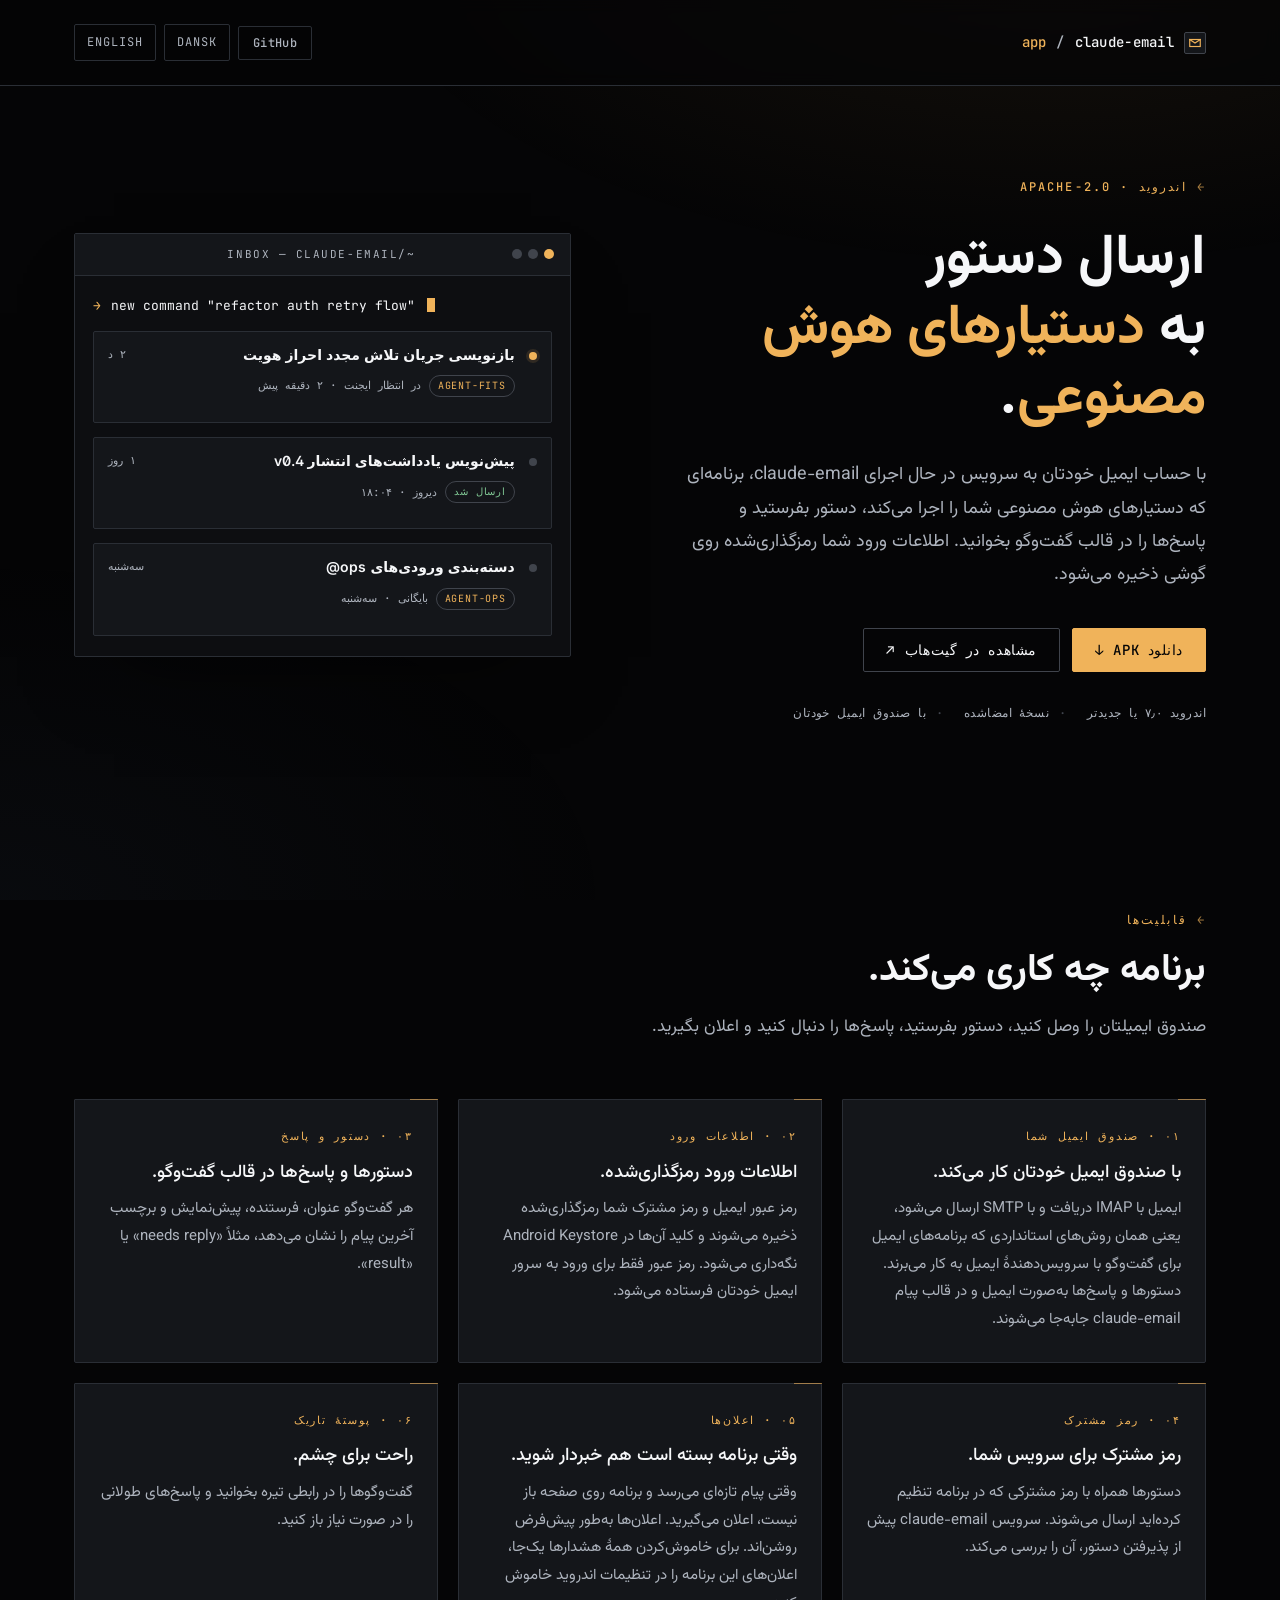
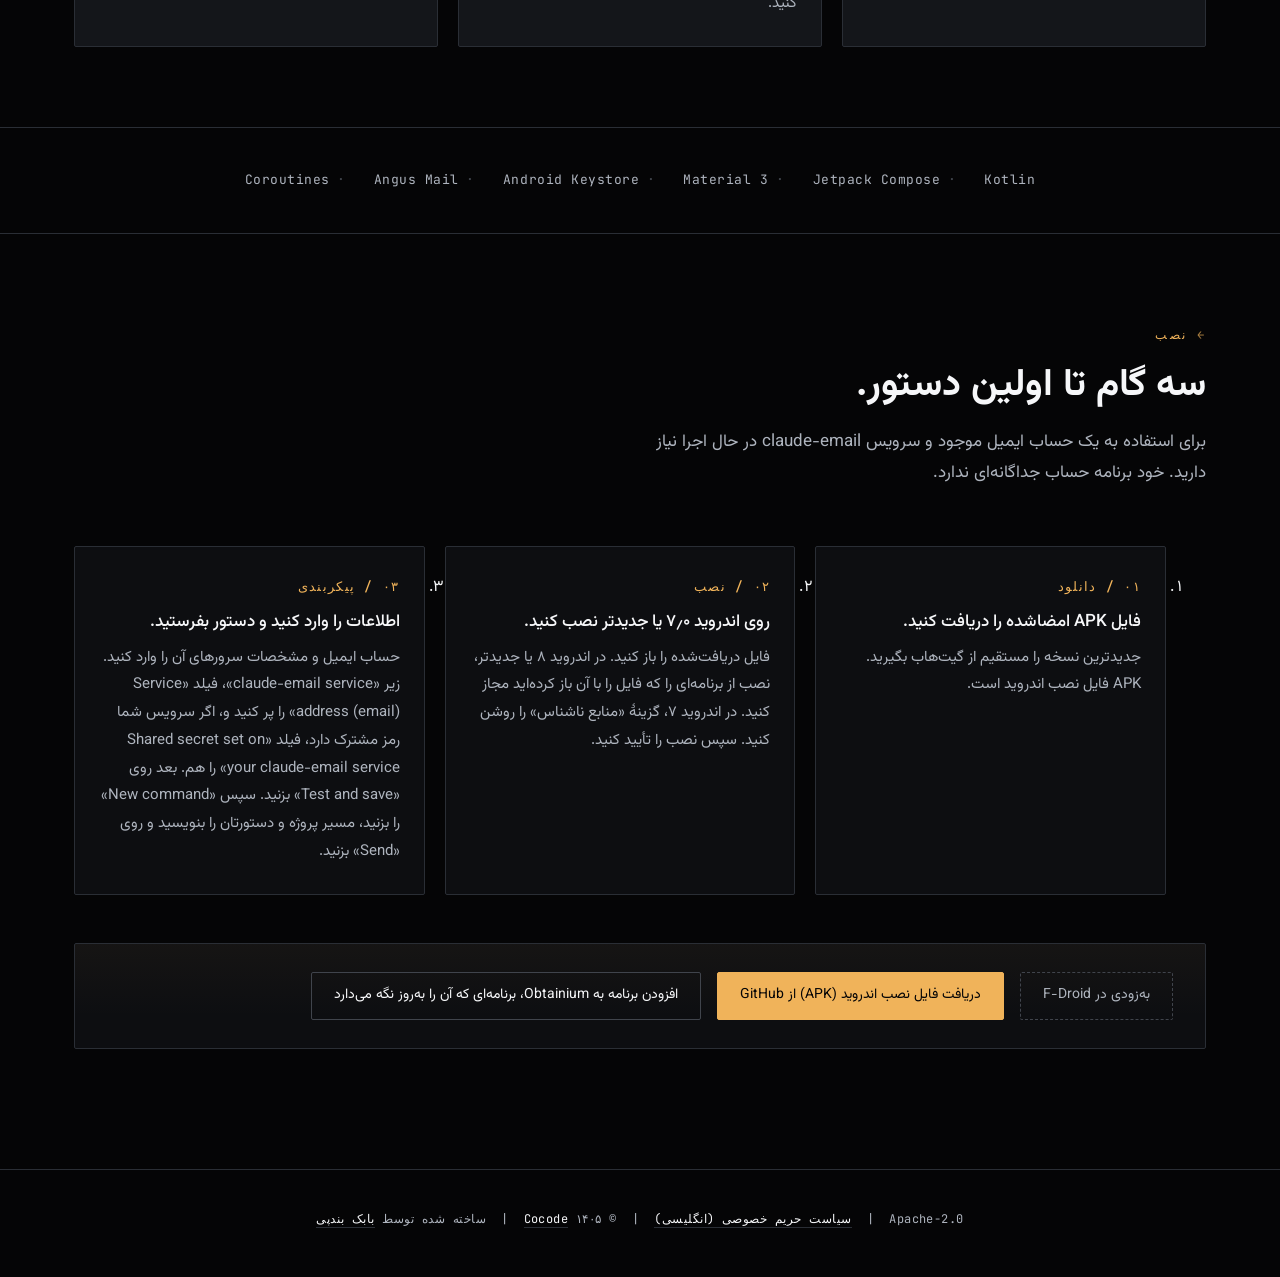
<file: website/fa/index.html>
<!doctype html>
<html lang="fa" dir="rtl">
<head>
  <meta charset="utf-8" />
  <meta name="viewport" content="width=device-width, initial-scale=1, viewport-fit=cover" />
  <meta name="color-scheme" content="dark" />
  <meta name="theme-color" content="#050506" />

  <title>کلود ایمیل: ارسال دستور به دستیارهای هوش مصنوعی از اندروید</title>
  <meta name="description" content="برنامه‌ای اندرویدی برای ارسال دستور به دستیارهای هوش مصنوعی و خواندن پاسخ‌ها؛ با استفاده از حساب ایمیل شما و سرویس claude-email." />
  <meta name="robots" content="index, follow" />
  <link rel="canonical" href="https://cocodedk.github.io/Claude-Email-App/fa/" />
  <link rel="icon" type="image/svg+xml" href="../favicon.svg" />

  <link rel="alternate" hreflang="en"        href="https://cocodedk.github.io/Claude-Email-App/" />
  <link rel="alternate" hreflang="da"        href="https://cocodedk.github.io/Claude-Email-App/da/" />
  <link rel="alternate" hreflang="fa"        href="https://cocodedk.github.io/Claude-Email-App/fa/" />
  <link rel="alternate" hreflang="x-default" href="https://cocodedk.github.io/Claude-Email-App/" />

  <meta property="og:type" content="website" />
  <meta property="og:site_name" content="Claude Email" />
  <meta property="og:title" content="کلود ایمیل: ارسال دستور به دستیارهای هوش مصنوعی از اندروید" />
  <meta property="og:description" content="دستورهای خود را از طریق سرویس claude-email ارسال کنید و پاسخ‌ها را در اندروید بخوانید. اطلاعات ورود روی دستگاه رمزگذاری می‌شوند." />
  <meta property="og:url" content="https://cocodedk.github.io/Claude-Email-App/fa/" />
  <meta property="og:image" content="https://cocodedk.github.io/Claude-Email-App/og.png" />
  <meta property="og:image:width" content="1200" />
  <meta property="og:image:height" content="630" />
  <meta property="og:image:alt" content="کلود ایمیل: برنامه اندروید برای ارسال دستور به دستیارهای هوش مصنوعی" />
  <meta property="og:locale" content="fa_IR" />
  <meta property="og:locale:alternate" content="en_US" />

  <meta name="twitter:card" content="summary_large_image" />
  <meta name="twitter:title" content="کلود ایمیل: ارسال دستور به دستیارهای هوش مصنوعی از اندروید" />
  <meta name="twitter:description" content="برنامه‌ای اندرویدی برای ارسال دستور به دستیارهای هوش مصنوعی و خواندن پاسخ‌ها." />
  <meta name="twitter:image" content="https://cocodedk.github.io/Claude-Email-App/og.png" />
  <meta name="twitter:image:alt" content="کلود ایمیل: برنامه اندروید برای ارسال دستور به دستیارهای هوش مصنوعی" />

  <link rel="preconnect" href="https://fonts.googleapis.com" />
  <link rel="preconnect" href="https://fonts.gstatic.com" crossorigin />
  <link href="https://fonts.googleapis.com/css2?family=Inter:wght@400;500;600&family=JetBrains+Mono:wght@400;500;700&family=Vazirmatn:wght@400;500;700&display=swap" rel="stylesheet" />

  <link rel="stylesheet" href="../styles.css" />
  <link rel="stylesheet" href="../css/shared-blocks.css" />

  <script type="application/ld+json">
  {
    "@context": "https://schema.org",
    "@type": "MobileApplication",
    "name": "کلود ایمیل",
    "inLanguage": ["en", "da"],
    "description": "برنامه‌ای اندرویدی برای ارسال دستور و خواندن پاسخ‌ها از طریق سرویس claude-email، با ذخیره‌سازی رمزگذاری‌شدهٔ اطلاعات ورود.",
    "url": "https://cocodedk.github.io/Claude-Email-App/fa/",
    "downloadUrl": "https://github.com/cocodedk/Claude-Email-App/releases/latest/download/Claude-Email-App.apk",
    "applicationCategory": "CommunicationApplication",
    "operatingSystem": "Android 7.0+",
    "offers": { "@type": "Offer", "price": "0", "priceCurrency": "USD" },
    "author": {
      "@type": "Person",
      "name": "بابک بندپی",
      "url": "https://cocode.dk",
      "sameAs": ["https://linkedin.com/in/babakbandpey", "https://github.com/cocodedk"]
    },
    "codeRepository": "https://github.com/cocodedk/Claude-Email-App"
  }
  </script>
</head>
<body>

  <header class="site-header">
    <div class="container nav">
      <a class="brand" href="/Claude-Email-App/fa/" aria-label="کلود ایمیل: صفحهٔ اصلی">
        <span class="brand-mark" aria-hidden="true">
          <svg viewBox="0 0 24 24" fill="none" stroke="currentColor" stroke-width="2" stroke-linecap="square">
            <rect x="3" y="6" width="18" height="12"/>
            <path d="M3 6l9 6 9-6"/>
          </svg>
        </span>
        <span class="brand-name">claude-email</span><span class="brand-slash">/</span><span class="brand-suffix">app</span>
      </a>
      <div class="nav-actions">
        <a class="btn-ghost btn" href="https://github.com/cocodedk/Claude-Email-App" target="_blank" rel="noreferrer" aria-label="مشاهده در گیت‌هاب">GitHub</a>
        <a class="lang-switch" href="../da/" hreflang="da" lang="da">Dansk</a>
        <a class="lang-switch" href="../" hreflang="en" lang="en">English</a>
      </div>
    </div>
  </header>

  <main id="main">

    <!-- Hero -->
    <section class="hero">
      <div class="container hero-grid">
        <div class="hero-copy">
          <p class="eyebrow hero-eyebrow reveal d1">اندروید · Apache-2.0</p>
          <h1 class="hero-title reveal d2">
            ارسال دستور<br/>
            به <span class="accent">دستیارهای هوش مصنوعی</span>.
          </h1>
          <p class="hero-sub reveal d3">
            با حساب ایمیل خودتان به سرویس در حال اجرای <a href="https://github.com/cocodedk/claude-email" rel="noreferrer">claude-email</a>، برنامه‌ای که دستیارهای هوش مصنوعی شما را اجرا می‌کند، دستور بفرستید و پاسخ‌ها را در قالب گفت‌وگو بخوانید. اطلاعات ورود شما رمزگذاری‌شده روی گوشی ذخیره می‌شود.
          </p>
          <div class="hero-cta reveal d3">
            <a class="btn btn-primary"
               href="https://github.com/cocodedk/Claude-Email-App/releases/latest/download/Claude-Email-App.apk"
               rel="noreferrer">
              دانلود APK
              <span class="arrow" aria-hidden="true">↓</span>
            </a>
            <a class="btn btn-secondary" href="https://github.com/cocodedk/Claude-Email-App" target="_blank" rel="noreferrer">
              مشاهده در گیت‌هاب
              <span aria-hidden="true">↗</span>
            </a>
          </div>
          <div class="hero-meta reveal d4">
            <span>اندروید ۷٫۰ یا جدیدتر</span>
            <span>نسخهٔ امضاشده</span>
            <span>با صندوق ایمیل خودتان</span>
          </div>
        </div>

        <aside class="hero-visual reveal d4" aria-hidden="true">
          <div class="terminal">
            <div class="terminal-bar">
              <span class="terminal-dots">
                <i class="terminal-dot is-amber"></i>
                <i class="terminal-dot"></i>
                <i class="terminal-dot"></i>
              </span>
              <span class="terminal-title">~/inbox &mdash; claude-email</span>
              <span style="width:40px"></span>
            </div>
            <div class="terminal-body">
              <div class="prompt-line" dir="ltr">
                <span class="p-sym">→</span>
                <span class="p-cmd">new command "refactor auth retry flow"</span>
                <span class="cursor" aria-hidden="true"></span>
              </div>

              <article class="thread-card">
                <span class="thread-dot" aria-label="خوانده‌نشده"></span>
                <div>
                  <h3 class="thread-title">بازنویسی جریان تلاش مجدد احراز هویت</h3>
                  <p class="thread-meta">
                    <span class="badge">agent-fits</span>
                    <span>در انتظار ایجنت · ۲ دقیقه پیش</span>
                  </p>
                </div>
                <span class="thread-time">۲ د</span>
              </article>

              <article class="thread-card">
                <span class="thread-dot is-muted" aria-label="خوانده‌شده"></span>
                <div>
                  <h3 class="thread-title">پیش‌نویس یادداشت‌های انتشار v0.4</h3>
                  <p class="thread-meta">
                    <span class="badge is-green">ارسال شد</span>
                    <span>دیروز · ۱۸:۰۴</span>
                  </p>
                </div>
                <span class="thread-time">۱ روز</span>
              </article>

              <article class="thread-card">
                <span class="thread-dot is-muted" aria-label="خوانده‌شده"></span>
                <div>
                  <h3 class="thread-title">دسته‌بندی ورودی‌های ops@</h3>
                  <p class="thread-meta">
                    <span class="badge">agent-ops</span>
                    <span>بایگانی · سه‌شنبه</span>
                  </p>
                </div>
                <span class="thread-time">سه‌شنبه</span>
              </article>
            </div>
          </div>
        </aside>
      </div>
    </section>

    <!-- Features -->
    <section class="section" id="features">
      <div class="container">
        <header class="section-head">
          <p class="eyebrow section-eyebrow">قابلیت‌ها</p>
          <h2 class="section-title">برنامه چه کاری می‌کند.</h2>
          <p class="section-lede">
            صندوق ایمیلتان را وصل کنید، دستور بفرستید، پاسخ‌ها را دنبال کنید و اعلان بگیرید.
          </p>
        </header>

        <div class="features">
          <article class="feature">
            <span class="feature-label">۰۱ · صندوق ایمیل شما</span>
            <h3 class="feature-title">با صندوق ایمیل خودتان کار می‌کند.</h3>
            <p class="feature-desc">ایمیل با IMAP دریافت و با SMTP ارسال می‌شود، یعنی همان روش‌های استانداردی که برنامه‌های ایمیل برای گفت‌وگو با سرویس‌دهندهٔ ایمیل به کار می‌برند. دستورها و پاسخ‌ها به‌صورت ایمیل و در قالب پیام claude-email جابه‌جا می‌شوند.</p>
          </article>

          <article class="feature">
            <span class="feature-label">۰۲ · اطلاعات ورود</span>
            <h3 class="feature-title">اطلاعات ورود رمزگذاری‌شده.</h3>
            <p class="feature-desc">رمز عبور ایمیل و رمز مشترک شما رمزگذاری‌شده ذخیره می‌شوند و کلید آن‌ها در Android Keystore نگه‌داری می‌شود. رمز عبور فقط برای ورود به سرور ایمیل خودتان فرستاده می‌شود.</p>
          </article>

          <article class="feature">
            <span class="feature-label">۰۳ · دستور و پاسخ</span>
            <h3 class="feature-title">دستورها و پاسخ‌ها در قالب گفت‌وگو.</h3>
            <p class="feature-desc">هر گفت‌وگو عنوان، فرستنده، پیش‌نمایش و برچسب آخرین پیام را نشان می‌دهد، مثلاً «<bdi>needs reply</bdi>» یا «<bdi>result</bdi>».</p>
          </article>

          <article class="feature">
            <span class="feature-label">۰۴ · رمز مشترک</span>
            <h3 class="feature-title">رمز مشترک برای سرویس شما.</h3>
            <p class="feature-desc">دستورها همراه با رمز مشترکی که در برنامه تنظیم کرده‌اید ارسال می‌شوند. سرویس claude-email پیش از پذیرفتن دستور، آن را بررسی می‌کند.</p>
          </article>

          <article class="feature">
            <span class="feature-label">۰۵ · اعلان‌ها</span>
            <h3 class="feature-title">وقتی برنامه بسته است هم خبردار شوید.</h3>
            <p class="feature-desc">وقتی پیام تازه‌ای می‌رسد و برنامه روی صفحه باز نیست، اعلان می‌گیرید. اعلان‌ها به‌طور پیش‌فرض روشن‌اند. برای خاموش‌کردن همهٔ هشدارها یک‌جا، اعلان‌های این برنامه را در تنظیمات اندروید خاموش کنید.</p>
          </article>

          <article class="feature">
            <span class="feature-label">۰۶ · پوستهٔ تاریک</span>
            <h3 class="feature-title">راحت برای چشم.</h3>
            <p class="feature-desc">گفت‌وگوها را در رابطی تیره بخوانید و پاسخ‌های طولانی را در صورت نیاز باز کنید.</p>
          </article>
        </div>
      </div>
    </section>

    <!-- Architecture strip -->
    <section class="arch" aria-label="ساخته شده با">
      <div class="container">
        <ul class="arch-list">
          <li>Kotlin</li>
          <li>Jetpack Compose</li>
          <li>Material 3</li>
          <li>Android Keystore</li>
          <li>Angus Mail</li>
          <li>Coroutines</li>
        </ul>
      </div>
    </section>

    <!-- Install -->
    <section class="section" id="install">
      <div class="container">
        <header class="section-head">
          <p class="eyebrow section-eyebrow">نصب</p>
          <h2 class="section-title">سه گام تا اولین دستور.</h2>
          <p class="section-lede">
            برای استفاده به یک حساب ایمیل موجود و سرویس <a href="https://github.com/cocodedk/claude-email" rel="noreferrer">claude-email</a> در حال اجرا نیاز دارید. خود برنامه حساب جداگانه‌ای ندارد.
          </p>
        </header>

        <ol class="install-grid" role="list">
          <li class="step">
            <span class="step-number">۰۱ / دانلود</span>
            <h3 class="step-title">فایل APK امضاشده را دریافت کنید.</h3>
            <p class="step-body">جدیدترین نسخه را مستقیم از گیت‌هاب بگیرید. APK فایل نصب اندروید است.</p>
          </li>
          <li class="step">
            <span class="step-number">۰۲ / نصب</span>
            <h3 class="step-title">روی اندروید ۷٫۰ یا جدیدتر نصب کنید.</h3>
            <p class="step-body">فایل دریافت‌شده را باز کنید. در اندروید ۸ یا جدیدتر، نصب از برنامه‌ای را که فایل را با آن باز کرده‌اید مجاز کنید. در اندروید ۷، گزینهٔ «منابع ناشناس» را روشن کنید. سپس نصب را تأیید کنید.</p>
          </li>
          <li class="step">
            <span class="step-number">۰۳ / پیکربندی</span>
            <h3 class="step-title">اطلاعات را وارد کنید و دستور بفرستید.</h3>
            <p class="step-body">حساب ایمیل و مشخصات سرورهای آن را وارد کنید. زیر «<bdi>claude-email service</bdi>»، فیلد «<bdi>Service address (email)</bdi>» را پر کنید و، اگر سرویس شما رمز مشترک دارد، فیلد «<bdi>Shared secret set on your claude-email service</bdi>» را هم. بعد روی «<bdi>Test and save</bdi>» بزنید. سپس «<bdi>New command</bdi>» را بزنید، مسیر پروژه و دستورتان را بنویسید و روی «<bdi>Send</bdi>» بزنید.</p>
          </li>
        </ol>

        <div class="install-box">
          <ul class="install" role="list">
            <li><p class="fdroid-soon">به‌زودی در F-Droid</p></li>
            <li><a href="https://github.com/cocodedk/Claude-Email-App/releases/latest/download/Claude-Email-App.apk">دریافت فایل نصب اندروید (APK) از GitHub</a></li>
            <li><a href="https://apps.obtainium.imranr.dev/redirect?r=obtainium://add/https://github.com/cocodedk/Claude-Email-App">افزودن برنامه به Obtainium، برنامه‌ای که آن را به‌روز نگه می‌دارد</a></li>
          </ul>
        </div>
      </div>
    </section>

  </main>

  <footer class="site-footer">
    <div class="container">
      <p>Apache-2.0 &nbsp;|&nbsp; <a href="/Claude-Email-App/privacy/" hreflang="en">سیاست حریم خصوصی (انگلیسی)</a> &nbsp;|&nbsp; © ۱۴۰۵ <a href="https://cocode.dk" target="_blank" rel="noreferrer">Cocode</a> &nbsp;|&nbsp; ساخته شده توسط <a href="https://linkedin.com/in/babakbandpey" target="_blank" rel="noreferrer">بابک بندپی</a></p>
    </div>
  </footer>

</body>
</html>
</file>
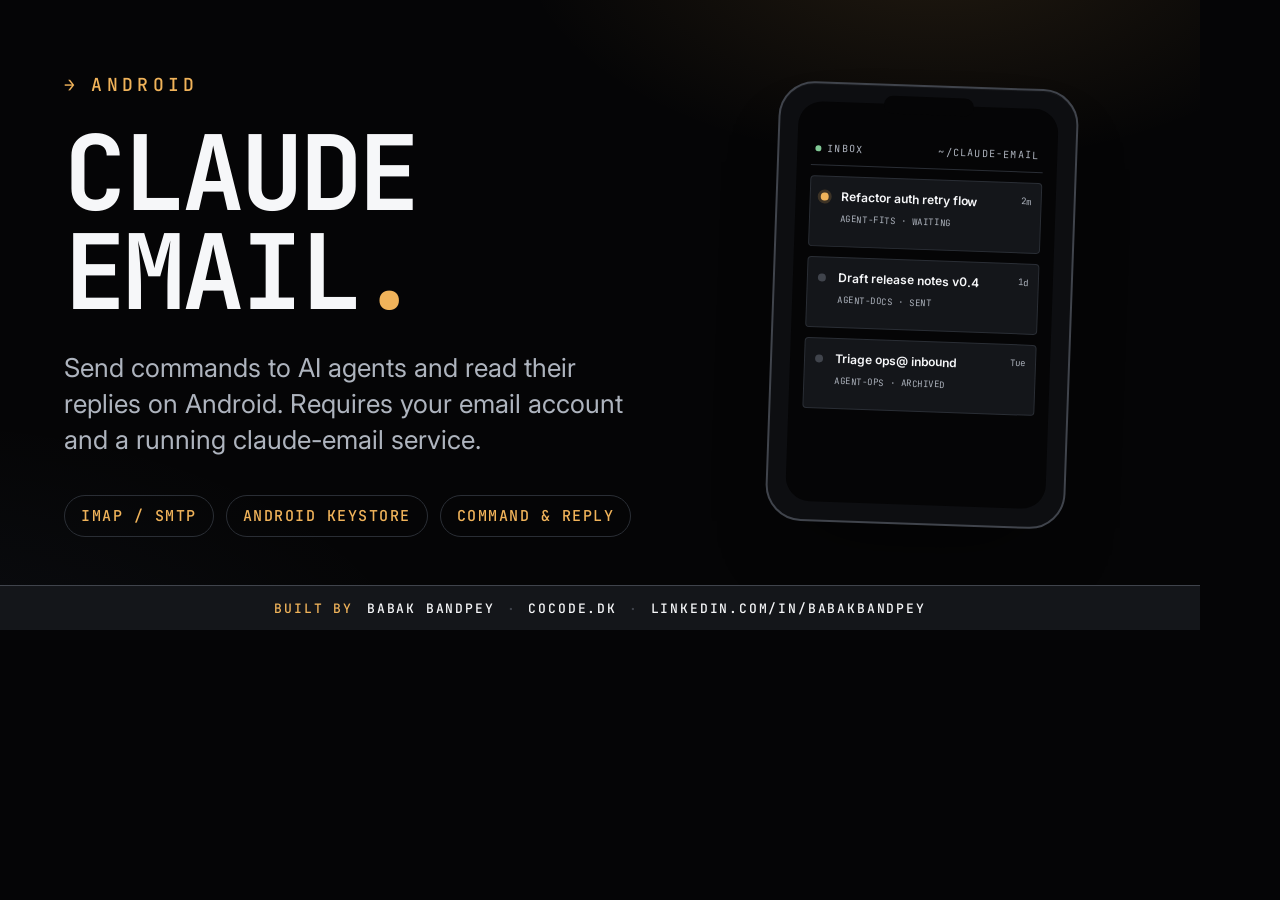
<file: website/og-image.html>
<!doctype html>
<html lang="en">
<head>
<meta charset="utf-8"/>
<title>OG — Claude Email</title>
<link rel="preconnect" href="https://fonts.googleapis.com"/>
<link rel="preconnect" href="https://fonts.gstatic.com" crossorigin/>
<link href="https://fonts.googleapis.com/css2?family=Inter:wght@400;500;600&family=JetBrains+Mono:wght@400;500;700&display=swap" rel="stylesheet"/>
<style>
  :root {
    --pitch-black: #050506;
    --carbon: #0D0E11;
    --graphite: #14161A;
    --graphite-soft: #1B1E24;
    --border-strong: #40444C;
    --border-soft: #2A2E35;
    --snow: #F6F7F9;
    --snow-muted: #AEB4BE;
    --signal-amber: #F0B35A;
    --signal-green: #81C995;
    --mono: "JetBrains Mono", ui-monospace, monospace;
    --sans: "Inter", system-ui, sans-serif;
  }
  html, body { margin:0; padding:0; background: var(--pitch-black); }
  body {
    width: 1200px; height: 630px;
    font-family: var(--sans);
    color: var(--snow);
    overflow: hidden;
    position: relative;
    -webkit-font-smoothing: antialiased;
  }
  html { width: 1200px; height: 630px; overflow: hidden; margin: 0; padding: 0; }
  body::before {
    content: "";
    position: absolute; inset: 0;
    background:
      radial-gradient(700px 380px at 78% -10%, rgba(240,179,90,0.12), transparent 60%),
      radial-gradient(800px 400px at -10% 110%, rgba(138,180,248,0.05), transparent 70%);
    pointer-events: none;
  }
  .wrap {
    position: absolute;
    top: 0; left: 0; right: 0;
    height: 586px;
    display: grid;
    grid-template-columns: 60% 40%;
    padding: 48px 64px 24px;
    box-sizing: border-box;
  }
  .left {
    display: flex;
    flex-direction: column;
    justify-content: center;
    gap: 28px;
    padding-right: 48px;
  }
  .eyebrow {
    font-family: var(--mono);
    font-size: 18px;
    font-weight: 500;
    letter-spacing: 0.24em;
    color: var(--signal-amber);
    text-transform: uppercase;
    display: inline-flex;
    align-items: center;
    gap: 12px;
  }
  .eyebrow::before { content: "→"; }
  .title {
    font-family: var(--mono);
    font-weight: 700;
    font-size: 104px;
    line-height: 0.95;
    letter-spacing: -0.03em;
    margin: 0;
    color: var(--snow);
  }
  .title .amp { color: var(--signal-amber); }
  .tagline {
    font-family: var(--sans);
    font-size: 26px;
    line-height: 1.4;
    color: var(--snow-muted);
    margin: 0;
    max-width: 640px;
    font-weight: 400;
  }
  .chips {
    display: inline-flex;
    gap: 12px;
    flex-wrap: wrap;
    margin-top: 8px;
  }
  .chip {
    font-family: var(--mono);
    font-size: 15px;
    font-weight: 500;
    letter-spacing: 0.1em;
    color: var(--signal-amber);
    padding: 10px 16px;
    border: 1px solid var(--border-soft);
    border-radius: 999px;
    text-transform: uppercase;
  }

  .right {
    display: flex;
    align-items: center;
    justify-content: center;
    position: relative;
  }
  /* Phone bezel */
  .phone {
    width: 300px;
    height: 440px;
    border: 2px solid var(--border-strong);
    border-radius: 36px;
    background: var(--carbon);
    padding: 18px;
    box-sizing: border-box;
    position: relative;
    box-shadow:
      0 40px 80px -40px rgba(0,0,0,0.7),
      inset 0 1px 0 rgba(255,255,255,0.03);
    transform: rotate(2deg);
  }
  .phone::before {
    /* notch */
    content: "";
    position: absolute;
    top: 10px; left: 50%;
    transform: translateX(-50%);
    width: 90px; height: 18px;
    background: var(--pitch-black);
    border-radius: 12px;
  }
  .phone-inner {
    width: 100%; height: 100%;
    background: var(--pitch-black);
    border-radius: 24px;
    padding: 36px 14px 14px;
    box-sizing: border-box;
    display: grid;
    gap: 10px;
    grid-auto-rows: min-content;
  }
  .phone-head {
    display: flex;
    align-items: center;
    justify-content: space-between;
    font-family: var(--mono);
    font-size: 10px;
    letter-spacing: 0.12em;
    text-transform: uppercase;
    color: var(--snow-muted);
    padding: 4px 4px 10px;
    border-bottom: 1px solid var(--border-soft);
  }
  .phone-head .dot {
    width: 6px; height: 6px; border-radius: 50%;
    background: var(--signal-green); display: inline-block; margin-right: 6px;
  }
  .row {
    display: grid;
    grid-template-columns: 10px 1fr auto;
    gap: 10px;
    align-items: start;
    padding: 12px 10px;
    border: 1px solid var(--border-soft);
    border-radius: 4px;
    background: var(--graphite);
  }
  .row .dot-unread {
    width: 8px; height: 8px; border-radius: 50%;
    background: var(--signal-amber);
    margin-top: 4px;
    box-shadow: 0 0 0 3px rgba(240,179,90,0.18);
  }
  .row .dot-read {
    width: 8px; height: 8px; border-radius: 50%;
    background: var(--border-strong);
    margin-top: 4px;
  }
  .row-title {
    font-family: var(--sans);
    font-size: 12px;
    font-weight: 600;
    color: var(--snow);
    margin: 0 0 3px;
    line-height: 1.25;
    white-space: nowrap;
    overflow: hidden;
    text-overflow: ellipsis;
  }
  .row-meta {
    font-family: var(--mono);
    font-size: 9px;
    letter-spacing: 0.06em;
    color: var(--snow-muted);
    text-transform: uppercase;
  }
  .row-time {
    font-family: var(--mono);
    font-size: 9px;
    color: var(--snow-muted);
    white-space: nowrap;
  }

  /* Bottom strip */
  .strip {
    position: absolute;
    left: 0; right: 0; bottom: 0;
    height: 44px;
    background: var(--graphite);
    border-top: 1px solid var(--border-strong);
    display: flex;
    align-items: center;
    justify-content: center;
    font-family: var(--mono);
    font-size: 13px;
    font-weight: 500;
    letter-spacing: 0.14em;
    color: var(--snow);
    text-transform: uppercase;
    z-index: 5;
  }
  .strip .label { color: var(--signal-amber); margin-right: 14px; }
  .strip .sep { color: var(--border-strong); margin: 0 12px; }
</style>
</head>
<body>
  <div class="wrap">
    <div class="left">
      <span class="eyebrow">Android</span>
      <h1 class="title">CLAUDE<br/>EMAIL<span class="amp" style="color:#F0B35A">.</span></h1>
      <p class="tagline">Send commands to AI agents and read their replies on Android. Requires your email account and a running claude-email service.</p>
      <div class="chips">
        <span class="chip">IMAP / SMTP</span>
        <span class="chip">Android Keystore</span>
        <span class="chip">Command &amp; Reply</span>
      </div>
    </div>

    <div class="right">
      <div class="phone">
        <div class="phone-inner">
          <div class="phone-head">
            <span><span class="dot"></span>inbox</span>
            <span>~/claude-email</span>
          </div>
          <div class="row">
            <span class="dot-unread"></span>
            <div>
              <h3 class="row-title">Refactor auth retry flow</h3>
              <p class="row-meta">agent-fits · waiting</p>
            </div>
            <span class="row-time">2m</span>
          </div>
          <div class="row">
            <span class="dot-read"></span>
            <div>
              <h3 class="row-title">Draft release notes v0.4</h3>
              <p class="row-meta">agent-docs · sent</p>
            </div>
            <span class="row-time">1d</span>
          </div>
          <div class="row">
            <span class="dot-read"></span>
            <div>
              <h3 class="row-title">Triage ops@ inbound</h3>
              <p class="row-meta">agent-ops · archived</p>
            </div>
            <span class="row-time">Tue</span>
          </div>
        </div>
      </div>
    </div>
  </div>

  <div class="strip">
    <span class="label">Built by</span>
    Babak Bandpey <span class="sep">·</span> cocode.dk <span class="sep">·</span> linkedin.com/in/babakbandpey
  </div>
</body>
</html>
</file>
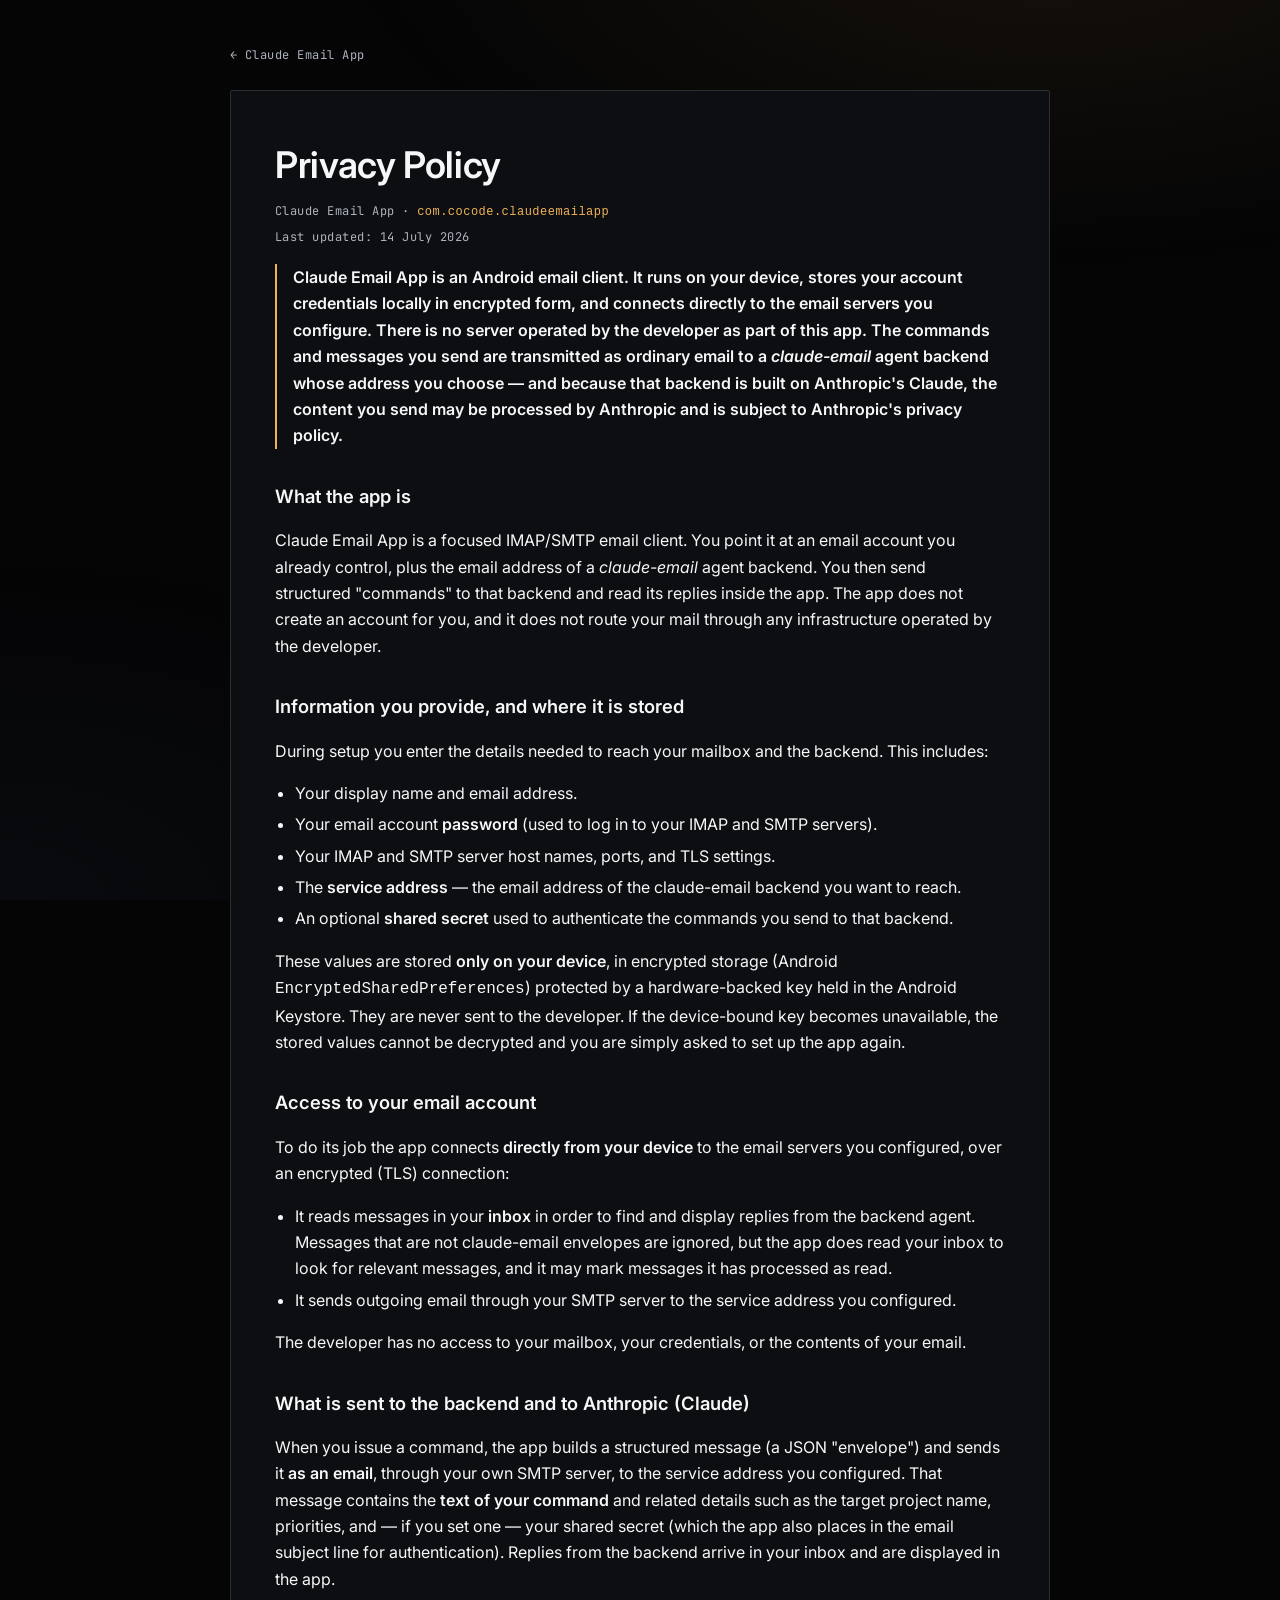
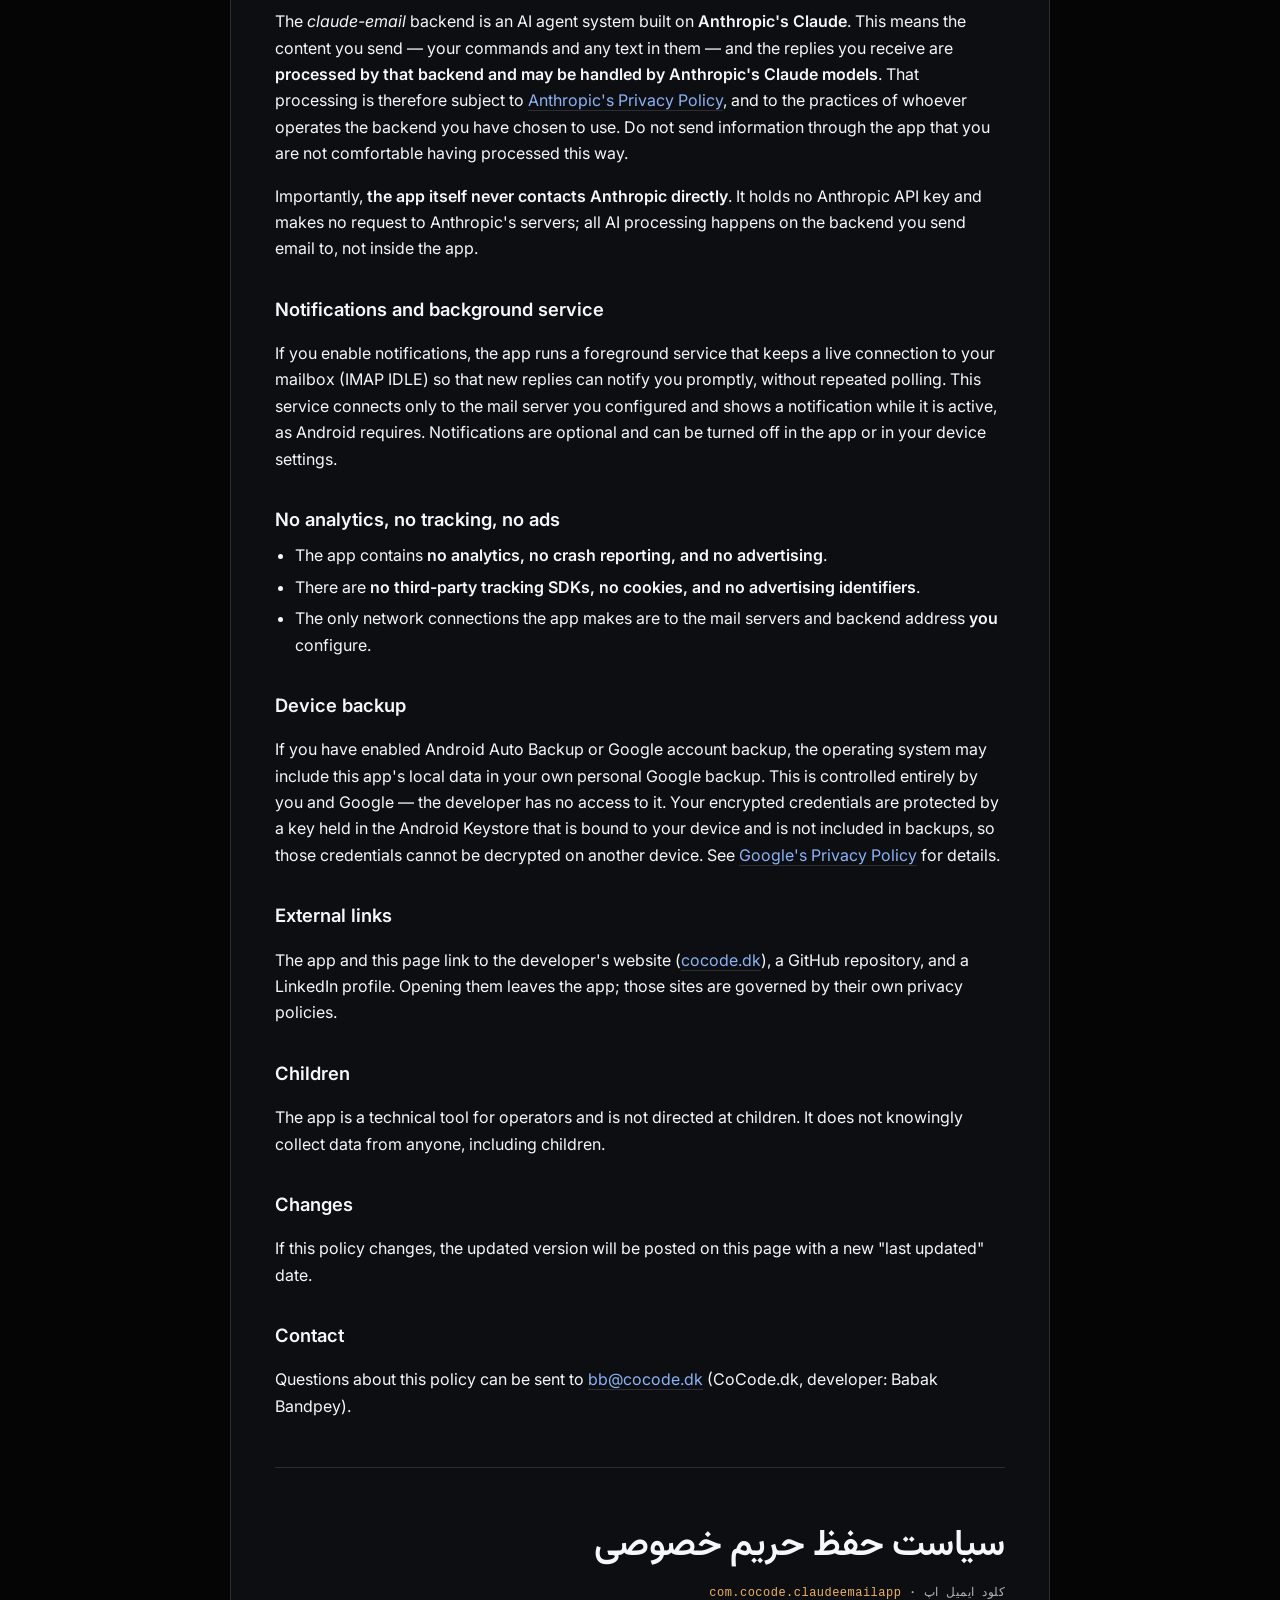
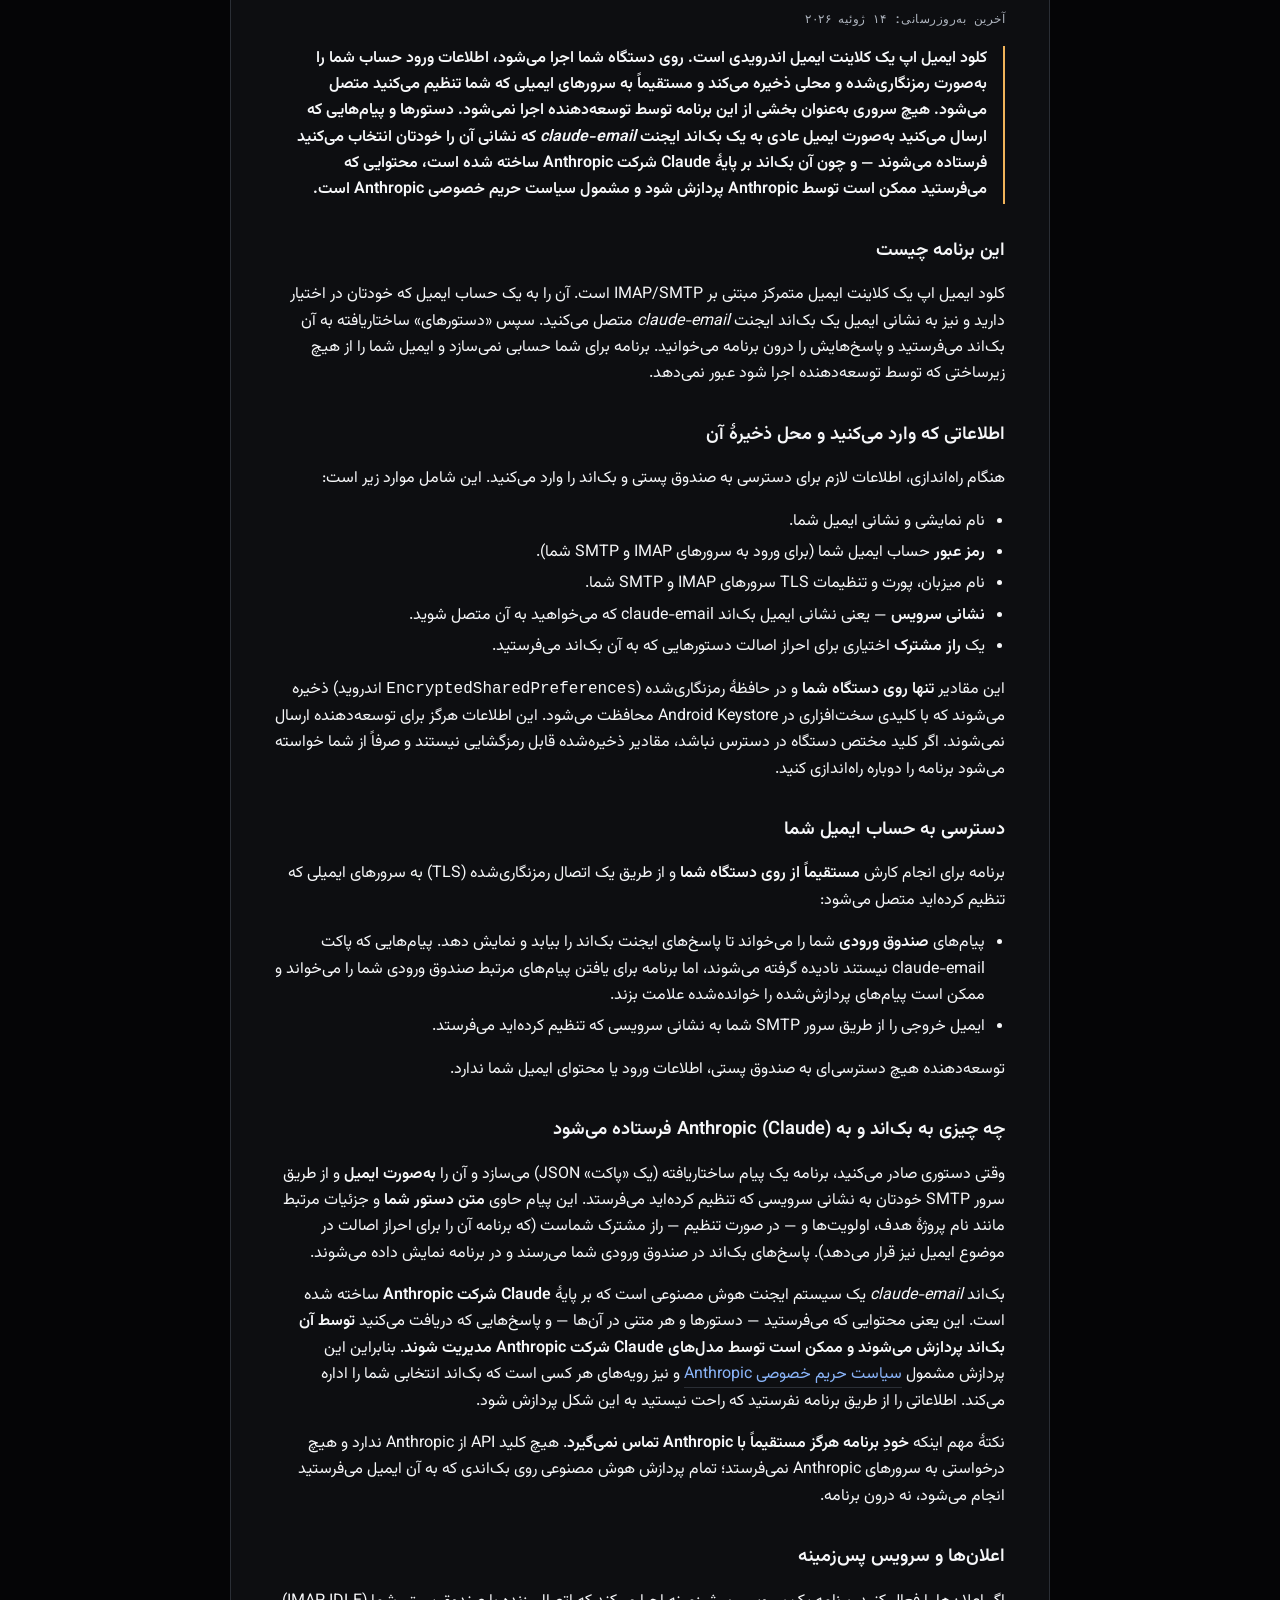
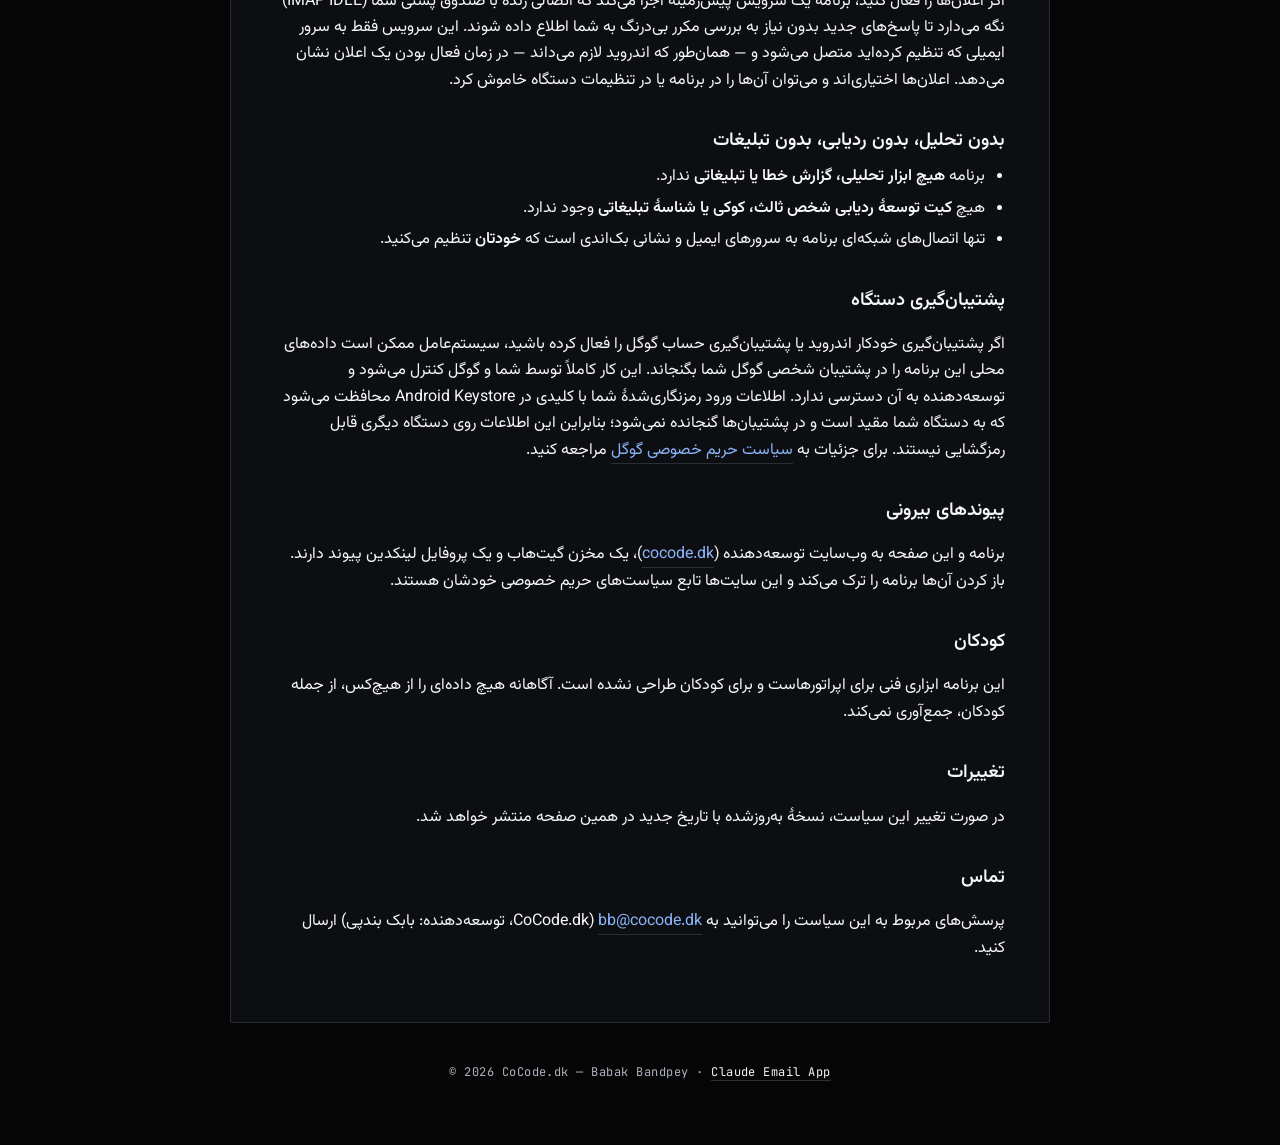
<file: website/privacy.html>
<!doctype html>
<html lang="en">
<head>
  <meta charset="utf-8" />
  <meta name="viewport" content="width=device-width, initial-scale=1, viewport-fit=cover" />
  <meta name="color-scheme" content="dark" />
  <meta name="theme-color" content="#050506" />
  <title>Privacy Policy | Claude Email App</title>
  <meta name="description" content="Privacy policy for Claude Email App (com.cocode.claudeemailapp): an Android IMAP/SMTP email client that stores credentials on-device and sends your commands to a claude-email agent backend you configure." />
  <meta name="robots" content="index, follow" />
  <link rel="canonical" href="https://cocodedk.github.io/Claude-Email-App/privacy.html" />
  <link rel="icon" type="image/svg+xml" href="favicon.svg" />
  <link rel="preconnect" href="https://fonts.googleapis.com" />
  <link rel="preconnect" href="https://fonts.gstatic.com" crossorigin />
  <link href="https://fonts.googleapis.com/css2?family=Inter:wght@400;500;600&family=JetBrains+Mono:wght@400;500;700&family=Vazirmatn:wght@400;500;600&display=swap" rel="stylesheet" />
  <style>
    /* Palette mirrors app/src/main/java/com/cocode/claudeemailapp/ui/theme/Color.kt */
    :root {
      --pitch-black: #050506; --carbon: #0D0E11; --graphite: #14161A; --graphite-soft: #1B1E24;
      --border-strong: #40444C; --border-soft: #2A2E35;
      --snow: #F6F7F9; --snow-muted: #AEB4BE;
      --signal-amber: #F0B35A; --signal-blue: #8AB4F8; --signal-green: #81C995; --signal-red: #F28B82;
      --mono: "JetBrains Mono", ui-monospace, SFMono-Regular, Menlo, monospace;
      --sans: "Inter", system-ui, -apple-system, "Segoe UI", Roboto, sans-serif;
      --farsi: "Vazirmatn", "Inter", system-ui, sans-serif;
      --container: 820px; --radius: 2px;
    }
    *, *::before, *::after { box-sizing: border-box; }
    html { scroll-behavior: smooth; }
    body {
      margin: 0; background: var(--pitch-black); color: var(--snow);
      font-family: var(--sans); font-size: 16px; line-height: 1.65;
      -webkit-font-smoothing: antialiased; -moz-osx-font-smoothing: grayscale;
      text-rendering: optimizeLegibility; overflow-x: hidden; min-height: 100vh;
    }
    body::before {
      content: ""; position: fixed; inset: 0; pointer-events: none; z-index: 0;
      background:
        radial-gradient(1200px 600px at 82% -10%, rgba(240, 179, 90, 0.08), transparent 60%),
        radial-gradient(900px 500px at 0% 100%, rgba(138, 180, 248, 0.035), transparent 70%);
    }
    .container { position: relative; z-index: 1; width: min(var(--container), 92vw); margin: 0 auto; padding: 40px 0 64px; }
    a { color: var(--signal-blue); text-decoration: none; border-bottom: 1px solid var(--border-soft); transition: color .15s, border-color .15s; }
    a:hover { color: var(--signal-amber); border-bottom-color: var(--signal-amber); }
    .back { display: inline-block; margin-bottom: 24px; font-family: var(--mono); font-size: 12px; letter-spacing: 0.04em; color: var(--snow-muted); border: none; }
    .back:hover { color: var(--signal-amber); }
    .card { background: var(--carbon); border: 1px solid var(--border-soft); border-radius: var(--radius); padding: clamp(22px, 5vw, 44px); }
    h1 { font-family: var(--sans); font-weight: 600; font-size: clamp(1.7rem, 5vw, 2.3rem); margin: 0 0 6px; letter-spacing: -0.01em; }
    h2 { font-family: var(--sans); font-weight: 600; font-size: 1.15rem; margin: 32px 0 8px; color: var(--snow); }
    .meta { font-family: var(--mono); font-size: 12px; letter-spacing: 0.04em; color: var(--snow-muted); margin: 0 0 6px; }
    .meta code { color: var(--signal-amber); }
    p, li { color: var(--snow); }
    ul { padding-inline-start: 1.25em; margin: 8px 0; }
    li { margin: 5px 0; }
    strong { color: var(--snow); font-weight: 600; }
    .lede { border-inline-start: 2px solid var(--signal-amber); padding-inline-start: 16px; color: var(--snow); }
    .divider { height: 1px; background: var(--border-soft); margin: 48px 0; border: none; }
    section[dir="rtl"] { font-family: var(--farsi); text-align: right; }
    section[dir="rtl"] h1, section[dir="rtl"] h2 { font-family: var(--farsi); }
    footer { margin-top: 40px; text-align: center; font-family: var(--mono); font-size: 12px; letter-spacing: 0.04em; color: var(--snow-muted); }
    footer a { color: var(--snow); }
  </style>
</head>
<body>
  <div class="container">
    <a class="back" href="./index.html">&larr; Claude Email App</a>
    <div class="card">

      <!-- ==================== ENGLISH ==================== -->
      <section lang="en">
        <h1>Privacy Policy</h1>
        <p class="meta">Claude Email App &middot; <code>com.cocode.claudeemailapp</code></p>
        <p class="meta">Last updated: 14 July 2026</p>

        <p class="lede"><strong>Claude Email App is an Android email client. It runs on your device, stores your account credentials locally in encrypted form, and connects directly to the email servers you configure. There is no server operated by the developer as part of this app. The commands and messages you send are transmitted as ordinary email to a <em>claude-email</em> agent backend whose address you choose — and because that backend is built on Anthropic's Claude, the content you send may be processed by Anthropic and is subject to Anthropic's privacy policy.</strong></p>

        <h2>What the app is</h2>
        <p>Claude Email App is a focused IMAP/SMTP email client. You point it at an email account you already control, plus the email address of a <em>claude-email</em> agent backend. You then send structured "commands" to that backend and read its replies inside the app. The app does not create an account for you, and it does not route your mail through any infrastructure operated by the developer.</p>

        <h2>Information you provide, and where it is stored</h2>
        <p>During setup you enter the details needed to reach your mailbox and the backend. This includes:</p>
        <ul>
          <li>Your display name and email address.</li>
          <li>Your email account <strong>password</strong> (used to log in to your IMAP and SMTP servers).</li>
          <li>Your IMAP and SMTP server host names, ports, and TLS settings.</li>
          <li>The <strong>service address</strong> — the email address of the claude-email backend you want to reach.</li>
          <li>An optional <strong>shared secret</strong> used to authenticate the commands you send to that backend.</li>
        </ul>
        <p>These values are stored <strong>only on your device</strong>, in encrypted storage (Android <code>EncryptedSharedPreferences</code>) protected by a hardware-backed key held in the Android Keystore. They are never sent to the developer. If the device-bound key becomes unavailable, the stored values cannot be decrypted and you are simply asked to set up the app again.</p>

        <h2>Access to your email account</h2>
        <p>To do its job the app connects <strong>directly from your device</strong> to the email servers you configured, over an encrypted (TLS) connection:</p>
        <ul>
          <li>It reads messages in your <strong>inbox</strong> in order to find and display replies from the backend agent. Messages that are not claude-email envelopes are ignored, but the app does read your inbox to look for relevant messages, and it may mark messages it has processed as read.</li>
          <li>It sends outgoing email through your SMTP server to the service address you configured.</li>
        </ul>
        <p>The developer has no access to your mailbox, your credentials, or the contents of your email.</p>

        <h2>What is sent to the backend and to Anthropic (Claude)</h2>
        <p>When you issue a command, the app builds a structured message (a JSON "envelope") and sends it <strong>as an email</strong>, through your own SMTP server, to the service address you configured. That message contains the <strong>text of your command</strong> and related details such as the target project name, priorities, and — if you set one — your shared secret (which the app also places in the email subject line for authentication). Replies from the backend arrive in your inbox and are displayed in the app.</p>
        <p>The <em>claude-email</em> backend is an AI agent system built on <strong>Anthropic's Claude</strong>. This means the content you send — your commands and any text in them — and the replies you receive are <strong>processed by that backend and may be handled by Anthropic's Claude models</strong>. That processing is therefore subject to
        <a href="https://www.anthropic.com/legal/privacy" rel="noopener" target="_blank">Anthropic's Privacy Policy</a>, and to the practices of whoever operates the backend you have chosen to use. Do not send information through the app that you are not comfortable having processed this way.</p>
        <p>Importantly, <strong>the app itself never contacts Anthropic directly</strong>. It holds no Anthropic API key and makes no request to Anthropic's servers; all AI processing happens on the backend you send email to, not inside the app.</p>

        <h2>Notifications and background service</h2>
        <p>If you enable notifications, the app runs a foreground service that keeps a live connection to your mailbox (IMAP IDLE) so that new replies can notify you promptly, without repeated polling. This service connects only to the mail server you configured and shows a notification while it is active, as Android requires. Notifications are optional and can be turned off in the app or in your device settings.</p>

        <h2>No analytics, no tracking, no ads</h2>
        <ul>
          <li>The app contains <strong>no analytics, no crash reporting, and no advertising</strong>.</li>
          <li>There are <strong>no third-party tracking SDKs, no cookies, and no advertising identifiers</strong>.</li>
          <li>The only network connections the app makes are to the mail servers and backend address <strong>you</strong> configure.</li>
        </ul>

        <h2>Device backup</h2>
        <p>If you have enabled Android Auto Backup or Google account backup, the operating system may include this app's local data in your own personal Google backup. This is controlled entirely by you and Google — the developer has no access to it. Your encrypted credentials are protected by a key held in the Android Keystore that is bound to your device and is not included in backups, so those credentials cannot be decrypted on another device. See
        <a href="https://policies.google.com/privacy" rel="noopener" target="_blank">Google's Privacy Policy</a> for details.</p>

        <h2>External links</h2>
        <p>The app and this page link to the developer's website (<a href="https://cocode.dk" rel="noopener" target="_blank">cocode.dk</a>), a GitHub repository, and a LinkedIn profile. Opening them leaves the app; those sites are governed by their own privacy policies.</p>

        <h2>Children</h2>
        <p>The app is a technical tool for operators and is not directed at children. It does not knowingly collect data from anyone, including children.</p>

        <h2>Changes</h2>
        <p>If this policy changes, the updated version will be posted on this page with a new "last updated" date.</p>

        <h2>Contact</h2>
        <p>Questions about this policy can be sent to
        <a href="mailto:bb@cocode.dk">bb@cocode.dk</a> (CoCode.dk, developer: Babak Bandpey).</p>
      </section>

      <hr class="divider" />

      <!-- ==================== PERSIAN (فارسی) ==================== -->
      <section lang="fa" dir="rtl">
        <h1>سیاست حفظ حریم خصوصی</h1>
        <p class="meta">کلود ایمیل اپ &middot; <code>com.cocode.claudeemailapp</code></p>
        <p class="meta">آخرین به‌روزرسانی: ۱۴ ژوئیه ۲۰۲۶</p>

        <p class="lede"><strong>کلود ایمیل اپ یک کلاینت ایمیل اندرویدی است. روی دستگاه شما اجرا می‌شود، اطلاعات ورود حساب شما را به‌صورت رمزنگاری‌شده و محلی ذخیره می‌کند و مستقیماً به سرورهای ایمیلی که شما تنظیم می‌کنید متصل می‌شود. هیچ سروری به‌عنوان بخشی از این برنامه توسط توسعه‌دهنده اجرا نمی‌شود. دستورها و پیام‌هایی که ارسال می‌کنید به‌صورت ایمیل عادی به یک بک‌اند ایجنت <em>claude-email</em> که نشانی آن را خودتان انتخاب می‌کنید فرستاده می‌شوند — و چون آن بک‌اند بر پایهٔ Claude شرکت Anthropic ساخته شده است، محتوایی که می‌فرستید ممکن است توسط Anthropic پردازش شود و مشمول سیاست حریم خصوصی Anthropic است.</strong></p>

        <h2>این برنامه چیست</h2>
        <p>کلود ایمیل اپ یک کلاینت ایمیل متمرکز مبتنی بر IMAP/SMTP است. آن را به یک حساب ایمیل که خودتان در اختیار دارید و نیز به نشانی ایمیل یک بک‌اند ایجنت <em>claude-email</em> متصل می‌کنید. سپس «دستورهای» ساختاریافته به آن بک‌اند می‌فرستید و پاسخ‌هایش را درون برنامه می‌خوانید. برنامه برای شما حسابی نمی‌سازد و ایمیل شما را از هیچ زیرساختی که توسط توسعه‌دهنده اجرا شود عبور نمی‌دهد.</p>

        <h2>اطلاعاتی که وارد می‌کنید و محل ذخیرهٔ آن</h2>
        <p>هنگام راه‌اندازی، اطلاعات لازم برای دسترسی به صندوق پستی و بک‌اند را وارد می‌کنید. این شامل موارد زیر است:</p>
        <ul>
          <li>نام نمایشی و نشانی ایمیل شما.</li>
          <li><strong>رمز عبور</strong> حساب ایمیل شما (برای ورود به سرورهای IMAP و SMTP شما).</li>
          <li>نام میزبان، پورت و تنظیمات TLS سرورهای IMAP و SMTP شما.</li>
          <li><strong>نشانی سرویس</strong> — یعنی نشانی ایمیل بک‌اند claude-email که می‌خواهید به آن متصل شوید.</li>
          <li>یک <strong>راز مشترک</strong> اختیاری برای احراز اصالت دستورهایی که به آن بک‌اند می‌فرستید.</li>
        </ul>
        <p>این مقادیر <strong>تنها روی دستگاه شما</strong> و در حافظهٔ رمزنگاری‌شده (<code>EncryptedSharedPreferences</code> اندروید) ذخیره می‌شوند که با کلیدی سخت‌افزاری در Android Keystore محافظت می‌شود. این اطلاعات هرگز برای توسعه‌دهنده ارسال نمی‌شوند. اگر کلید مختص دستگاه در دسترس نباشد، مقادیر ذخیره‌شده قابل رمزگشایی نیستند و صرفاً از شما خواسته می‌شود برنامه را دوباره راه‌اندازی کنید.</p>

        <h2>دسترسی به حساب ایمیل شما</h2>
        <p>برنامه برای انجام کارش <strong>مستقیماً از روی دستگاه شما</strong> و از طریق یک اتصال رمزنگاری‌شده (TLS) به سرورهای ایمیلی که تنظیم کرده‌اید متصل می‌شود:</p>
        <ul>
          <li>پیام‌های <strong>صندوق ورودی</strong> شما را می‌خواند تا پاسخ‌های ایجنت بک‌اند را بیابد و نمایش دهد. پیام‌هایی که پاکت claude-email نیستند نادیده گرفته می‌شوند، اما برنامه برای یافتن پیام‌های مرتبط صندوق ورودی شما را می‌خواند و ممکن است پیام‌های پردازش‌شده را خوانده‌شده علامت بزند.</li>
          <li>ایمیل خروجی را از طریق سرور SMTP شما به نشانی سرویسی که تنظیم کرده‌اید می‌فرستد.</li>
        </ul>
        <p>توسعه‌دهنده هیچ دسترسی‌ای به صندوق پستی، اطلاعات ورود یا محتوای ایمیل شما ندارد.</p>

        <h2>چه چیزی به بک‌اند و به Anthropic (Claude) فرستاده می‌شود</h2>
        <p>وقتی دستوری صادر می‌کنید، برنامه یک پیام ساختاریافته (یک «پاکت» JSON) می‌سازد و آن را <strong>به‌صورت ایمیل</strong> و از طریق سرور SMTP خودتان به نشانی سرویسی که تنظیم کرده‌اید می‌فرستد. این پیام حاوی <strong>متن دستور شما</strong> و جزئیات مرتبط مانند نام پروژهٔ هدف، اولویت‌ها و — در صورت تنظیم — راز مشترک شماست (که برنامه آن را برای احراز اصالت در موضوع ایمیل نیز قرار می‌دهد). پاسخ‌های بک‌اند در صندوق ورودی شما می‌رسند و در برنامه نمایش داده می‌شوند.</p>
        <p>بک‌اند <em>claude-email</em> یک سیستم ایجنت هوش مصنوعی است که بر پایهٔ <strong>Claude شرکت Anthropic</strong> ساخته شده است. این یعنی محتوایی که می‌فرستید — دستورها و هر متنی در آن‌ها — و پاسخ‌هایی که دریافت می‌کنید <strong>توسط آن بک‌اند پردازش می‌شوند و ممکن است توسط مدل‌های Claude شرکت Anthropic مدیریت شوند</strong>. بنابراین این پردازش مشمول
        <a href="https://www.anthropic.com/legal/privacy" rel="noopener" target="_blank">سیاست حریم خصوصی Anthropic</a> و نیز رویه‌های هر کسی است که بک‌اند انتخابی شما را اداره می‌کند. اطلاعاتی را از طریق برنامه نفرستید که راحت نیستید به این شکل پردازش شود.</p>
        <p>نکتهٔ مهم اینکه <strong>خودِ برنامه هرگز مستقیماً با Anthropic تماس نمی‌گیرد</strong>. هیچ کلید API از Anthropic ندارد و هیچ درخواستی به سرورهای Anthropic نمی‌فرستد؛ تمام پردازش هوش مصنوعی روی بک‌اندی که به آن ایمیل می‌فرستید انجام می‌شود، نه درون برنامه.</p>

        <h2>اعلان‌ها و سرویس پس‌زمینه</h2>
        <p>اگر اعلان‌ها را فعال کنید، برنامه یک سرویس پیش‌زمینه اجرا می‌کند که اتصالی زنده با صندوق پستی شما (IMAP IDLE) نگه می‌دارد تا پاسخ‌های جدید بدون نیاز به بررسی مکرر بی‌درنگ به شما اطلاع داده شوند. این سرویس فقط به سرور ایمیلی که تنظیم کرده‌اید متصل می‌شود و — همان‌طور که اندروید لازم می‌داند — در زمان فعال بودن یک اعلان نشان می‌دهد. اعلان‌ها اختیاری‌اند و می‌توان آن‌ها را در برنامه یا در تنظیمات دستگاه خاموش کرد.</p>

        <h2>بدون تحلیل، بدون ردیابی، بدون تبلیغات</h2>
        <ul>
          <li>برنامه <strong>هیچ ابزار تحلیلی، گزارش خطا یا تبلیغاتی</strong> ندارد.</li>
          <li>هیچ <strong>کیت توسعهٔ ردیابی شخص ثالث، کوکی یا شناسهٔ تبلیغاتی</strong> وجود ندارد.</li>
          <li>تنها اتصال‌های شبکه‌ای برنامه به سرورهای ایمیل و نشانی بک‌اندی است که <strong>خودتان</strong> تنظیم می‌کنید.</li>
        </ul>

        <h2>پشتیبان‌گیری دستگاه</h2>
        <p>اگر پشتیبان‌گیری خودکار اندروید یا پشتیبان‌گیری حساب گوگل را فعال کرده باشید، سیستم‌عامل ممکن است داده‌های محلی این برنامه را در پشتیبان شخصی گوگل شما بگنجاند. این کار کاملاً توسط شما و گوگل کنترل می‌شود و توسعه‌دهنده به آن دسترسی ندارد. اطلاعات ورود رمزنگاری‌شدهٔ شما با کلیدی در Android Keystore محافظت می‌شود که به دستگاه شما مقید است و در پشتیبان‌ها گنجانده نمی‌شود؛ بنابراین این اطلاعات روی دستگاه دیگری قابل رمزگشایی نیستند. برای جزئیات به
        <a href="https://policies.google.com/privacy" rel="noopener" target="_blank">سیاست حریم خصوصی گوگل</a> مراجعه کنید.</p>

        <h2>پیوندهای بیرونی</h2>
        <p>برنامه و این صفحه به وب‌سایت توسعه‌دهنده (<a href="https://cocode.dk" rel="noopener" target="_blank">cocode.dk</a>)، یک مخزن گیت‌هاب و یک پروفایل لینکدین پیوند دارند. باز کردن آن‌ها برنامه را ترک می‌کند و این سایت‌ها تابع سیاست‌های حریم خصوصی خودشان هستند.</p>

        <h2>کودکان</h2>
        <p>این برنامه ابزاری فنی برای اپراتورهاست و برای کودکان طراحی نشده است. آگاهانه هیچ داده‌ای را از هیچ‌کس، از جمله کودکان، جمع‌آوری نمی‌کند.</p>

        <h2>تغییرات</h2>
        <p>در صورت تغییر این سیاست، نسخهٔ به‌روزشده با تاریخ جدید در همین صفحه منتشر خواهد شد.</p>

        <h2>تماس</h2>
        <p>پرسش‌های مربوط به این سیاست را می‌توانید به
        <a href="mailto:bb@cocode.dk">bb@cocode.dk</a> (CoCode.dk، توسعه‌دهنده: بابک بندپی) ارسال کنید.</p>
      </section>

    </div>
    <footer>© 2026 CoCode.dk — Babak Bandpey · <a href="./index.html">Claude Email App</a></footer>
  </div>
</body>
</html>
</file>
<file: website/styles.css>
/* ==========================================================================
   Claude Email — Landing site
   Shared stylesheet for English (LTR) and Persian (RTL) pages.
   Palette mirrors app/src/main/java/com/cocode/claudeemailapp/ui/theme/Color.kt
   ========================================================================== */

:root {
  /* Palette — from Color.kt (do not add new colours) */
  --pitch-black:     #050506;
  --carbon:          #0D0E11;
  --graphite:        #14161A;
  --graphite-soft:   #1B1E24;
  --border-strong:   #40444C;
  --border-soft:     #2A2E35;
  --snow:            #F6F7F9;
  --snow-muted:      #AEB4BE;
  --signal-amber:    #F0B35A;
  --signal-blue:     #8AB4F8;
  --signal-green:    #81C995;
  --signal-red:      #F28B82;

  /* Type */
  --mono:  "JetBrains Mono", ui-monospace, SFMono-Regular, Menlo, monospace;
  --sans:  "Inter", system-ui, -apple-system, Segoe UI, Roboto, sans-serif;

  /* Rhythm */
  --container: 1180px;
  --gutter-lg: 80px;
  --gutter-md: 48px;
  --radius: 2px;
}

/* Reset ------------------------------------------------------------------- */
*, *::before, *::after { box-sizing: border-box; }
html, body { margin: 0; padding: 0; }
html { scroll-behavior: smooth; }
body {
  background: var(--pitch-black);
  color: var(--snow);
  font-family: var(--sans);
  font-size: 16px;
  line-height: 1.6;
  font-feature-settings: "ss01", "ss02", "cv11";
  -webkit-font-smoothing: antialiased;
  -moz-osx-font-smoothing: grayscale;
  text-rendering: optimizeLegibility;
  overflow-x: hidden;
  min-height: 100vh;
}
a { color: inherit; text-decoration: none; }
img, svg { display: block; max-width: 100%; }

/* Ambient background — a single, calm radial glow, amber-tinged */
body::before {
  content: "";
  position: fixed;
  inset: 0;
  pointer-events: none;
  background:
    radial-gradient(1200px 600px at 82% -10%, rgba(240, 179, 90, 0.08), transparent 60%),
    radial-gradient(900px 500px at 0% 100%, rgba(138, 180, 248, 0.035), transparent 70%);
  z-index: 0;
}
body > * { position: relative; z-index: 1; }

/* Focus states — 2px SignalAmber ------------------------------------------ */
:focus-visible {
  outline: 2px solid var(--signal-amber);
  outline-offset: 2px;
  border-radius: var(--radius);
}

/* Selection */
::selection { background: var(--signal-amber); color: var(--pitch-black); }

/* Container --------------------------------------------------------------- */
.container {
  width: 100%;
  max-width: var(--container);
  margin-inline: auto;
  padding-inline: 24px;
}

/* Header / Nav ------------------------------------------------------------ */
.site-header {
  padding: 24px 0;
  border-bottom: 1px solid var(--border-soft);
  background: rgba(5, 5, 6, 0.7);
  backdrop-filter: blur(8px);
  -webkit-backdrop-filter: blur(8px);
  position: sticky;
  top: 0;
  z-index: 50;
}
.nav {
  display: flex;
  align-items: center;
  justify-content: space-between;
  gap: 16px;
}
.brand {
  display: inline-flex;
  align-items: center;
  gap: 10px;
  font-family: var(--mono);
  font-weight: 500;
  font-size: 14px;
  letter-spacing: 0.02em;
  color: var(--snow);
}
.brand-mark {
  width: 22px;
  height: 22px;
  display: inline-grid;
  place-items: center;
  background: var(--graphite);
  border: 1px solid var(--border-strong);
  border-radius: var(--radius);
  color: var(--signal-amber);
}
.brand-mark svg { width: 14px; height: 14px; }
.brand-name { color: var(--snow); }
.brand-slash { color: var(--snow-muted); }
.brand-suffix { color: var(--signal-amber); }

.nav-actions {
  display: inline-flex;
  align-items: center;
  gap: 8px;
}
.lang-switch {
  font-family: var(--mono);
  font-size: 12px;
  letter-spacing: 0.08em;
  text-transform: uppercase;
  color: var(--snow-muted);
  padding: 8px 12px;
  border: 1px solid var(--border-soft);
  border-radius: var(--radius);
  transition: color .15s, border-color .15s, background-color .15s;
}
.lang-switch:hover { color: var(--snow); border-color: var(--border-strong); background: var(--graphite); }

/* Buttons ----------------------------------------------------------------- */
.btn {
  display: inline-flex;
  align-items: center;
  justify-content: center;
  gap: 10px;
  padding: 14px 22px;
  font-family: var(--mono);
  font-weight: 500;
  font-size: 14px;
  letter-spacing: 0.04em;
  line-height: 1;
  border-radius: var(--radius);
  border: 1px solid transparent;
  cursor: pointer;
  transition: background-color .15s, color .15s, border-color .15s, transform .15s;
  white-space: nowrap;
}
.btn-primary {
  background: var(--signal-amber);
  color: var(--pitch-black);
  border-color: var(--signal-amber);
}
.btn-primary:hover { background: #FFC672; border-color: #FFC672; }
.btn-primary .arrow { color: var(--pitch-black); }
.btn-secondary {
  background: transparent;
  color: var(--snow);
  border-color: var(--border-strong);
}
.btn-secondary:hover { border-color: var(--snow); background: var(--graphite); }
.btn-ghost {
  background: transparent;
  color: var(--snow-muted);
  border: 1px solid var(--border-soft);
  padding: 10px 14px;
  font-size: 12px;
}
.btn-ghost:hover { color: var(--snow); border-color: var(--border-strong); }

/* Eyebrow label ----------------------------------------------------------- */
.eyebrow {
  display: inline-flex;
  align-items: center;
  gap: 10px;
  font-family: var(--mono);
  font-size: 12px;
  font-weight: 500;
  letter-spacing: 0.18em;
  text-transform: uppercase;
  color: var(--signal-amber);
}
.eyebrow::before {
  content: "→";
  color: var(--signal-amber);
  opacity: 0.7;
}
[dir="rtl"] .eyebrow::before { content: "←"; }

/* Hero -------------------------------------------------------------------- */
.hero {
  padding: var(--gutter-lg) 0 calc(var(--gutter-lg) + 16px);
  position: relative;
}
.hero-grid {
  display: grid;
  grid-template-columns: 1.15fr 1fr;
  gap: 64px;
  align-items: center;
}
.hero-copy { max-width: 620px; }
.hero-eyebrow { margin-bottom: 28px; }
.hero-title {
  font-family: var(--mono);
  font-weight: 700;
  font-size: clamp(32px, 5.6vw, 56px);
  line-height: 1.05;
  letter-spacing: -0.02em;
  margin: 0 0 24px;
  color: var(--snow);
}
.hero-title .accent { color: var(--signal-amber); }
.hero-sub {
  font-size: clamp(17px, 1.4vw, 20px);
  line-height: 1.55;
  color: var(--snow-muted);
  margin: 0 0 36px;
  max-width: 52ch;
}
.hero-cta {
  display: flex;
  flex-wrap: wrap;
  gap: 12px;
  margin-bottom: 32px;
}
.hero-meta {
  display: flex;
  flex-wrap: wrap;
  gap: 20px;
  font-family: var(--mono);
  font-size: 12px;
  color: var(--snow-muted);
  letter-spacing: 0.04em;
}
.hero-meta span::before {
  content: "·";
  margin-inline-end: 10px;
  color: var(--border-strong);
}
.hero-meta span:first-child::before { content: none; }

/* Hero ornament — terminal panel with conversation preview --------------- */
.hero-visual {
  position: relative;
  isolation: isolate;
}
.terminal {
  background: var(--carbon);
  border: 1px solid var(--border-soft);
  border-radius: var(--radius);
  overflow: hidden;
  box-shadow:
    0 1px 0 rgba(255, 255, 255, 0.02) inset,
    0 40px 80px -40px rgba(0, 0, 0, 0.6);
  font-family: var(--mono);
  font-size: 13px;
}
.terminal-bar {
  display: flex;
  align-items: center;
  justify-content: space-between;
  padding: 12px 16px;
  border-bottom: 1px solid var(--border-soft);
  background: var(--graphite);
}
.terminal-dots {
  display: inline-flex;
  gap: 6px;
}
.terminal-dot {
  width: 10px;
  height: 10px;
  border-radius: 50%;
  background: var(--border-strong);
}
.terminal-dot.is-amber { background: var(--signal-amber); }
.terminal-title {
  font-size: 11px;
  letter-spacing: 0.14em;
  text-transform: uppercase;
  color: var(--snow-muted);
}
.terminal-body {
  padding: 20px 18px;
  display: grid;
  gap: 14px;
}
.prompt-line {
  color: var(--snow-muted);
  display: flex;
  gap: 10px;
  align-items: baseline;
}
.prompt-line .p-sym { color: var(--signal-amber); }
.prompt-line .p-cmd { color: var(--snow); }
.cursor {
  display: inline-block;
  width: 8px;
  height: 14px;
  background: var(--signal-amber);
  margin-inline-start: 2px;
  transform: translateY(2px);
  animation: blink 1.1s steps(2) infinite;
}
@keyframes blink { 50% { opacity: 0; } }

.thread-card {
  display: grid;
  grid-template-columns: auto 1fr auto;
  gap: 14px;
  align-items: start;
  padding: 14px 14px;
  background: var(--graphite);
  border: 1px solid var(--border-soft);
  border-radius: var(--radius);
  transition: border-color .2s;
}
.thread-card:hover { border-color: var(--border-strong); }
.thread-dot {
  width: 8px;
  height: 8px;
  border-radius: 50%;
  background: var(--signal-amber);
  margin-top: 6px;
  box-shadow: 0 0 0 3px rgba(240, 179, 90, 0.12);
}
.thread-dot.is-muted { background: var(--border-strong); box-shadow: none; }
.thread-title {
  font-family: var(--sans);
  font-size: 14px;
  font-weight: 600;
  color: var(--snow);
  margin: 0 0 4px;
  line-height: 1.3;
}
.thread-meta {
  font-size: 11px;
  color: var(--snow-muted);
  display: flex;
  align-items: center;
  gap: 8px;
  flex-wrap: wrap;
}
.badge {
  display: inline-flex;
  align-items: center;
  padding: 2px 8px;
  border: 1px solid var(--border-strong);
  border-radius: 999px;
  font-size: 10px;
  letter-spacing: 0.08em;
  text-transform: uppercase;
  color: var(--signal-amber);
}
.badge.is-green { color: var(--signal-green); }
.thread-time {
  font-size: 11px;
  color: var(--snow-muted);
  white-space: nowrap;
}

/* Section scaffolding ---------------------------------------------------- */
.section { padding: var(--gutter-lg) 0; }
.section-head { margin-bottom: 56px; max-width: 720px; }
.section-eyebrow { margin-bottom: 16px; }
.section-title {
  font-family: var(--mono);
  font-weight: 700;
  font-size: clamp(28px, 3.4vw, 38px);
  line-height: 1.1;
  letter-spacing: -0.015em;
  margin: 0 0 16px;
  color: var(--snow);
}
.section-lede {
  font-size: 17px;
  color: var(--snow-muted);
  margin: 0;
  max-width: 56ch;
  line-height: 1.6;
}

/* Features grid ----------------------------------------------------------- */
.features {
  display: grid;
  grid-template-columns: repeat(3, minmax(0, 1fr));
  gap: 20px;
}
.feature {
  background: var(--graphite);
  border: 1px solid var(--border-soft);
  border-top-left-radius: 1px;
  border-top-right-radius: var(--radius);
  border-bottom-right-radius: var(--radius);
  border-bottom-left-radius: var(--radius);
  padding: 28px 24px;
  transition: border-color .2s, background-color .2s;
  position: relative;
}
.feature::before {
  /* subtle code-block corner accent */
  content: "";
  position: absolute;
  top: -1px;
  inset-inline-start: -1px;
  width: 28px;
  height: 1px;
  background: var(--signal-amber);
  opacity: 0.6;
}
.feature:hover { border-color: var(--border-strong); background: var(--graphite-soft); }
.feature-label {
  font-family: var(--mono);
  font-size: 11px;
  font-weight: 500;
  letter-spacing: 0.16em;
  text-transform: uppercase;
  color: var(--signal-amber);
  margin-bottom: 16px;
  display: block;
}
.feature-title {
  font-family: var(--mono);
  font-size: 18px;
  font-weight: 500;
  line-height: 1.3;
  color: var(--snow);
  margin: 0 0 10px;
  letter-spacing: -0.005em;
}
.feature-desc {
  font-size: 15px;
  color: var(--snow-muted);
  line-height: 1.55;
  margin: 0;
}

/* Architecture strip ----------------------------------------------------- */
.arch {
  padding: 40px 0;
  border-top: 1px solid var(--border-soft);
  border-bottom: 1px solid var(--border-soft);
  text-align: center;
}
.arch-list {
  display: inline-flex;
  flex-wrap: wrap;
  justify-content: center;
  gap: 10px 22px;
  font-family: var(--mono);
  font-size: 13px;
  color: var(--snow-muted);
  letter-spacing: 0.04em;
  margin: 0;
  padding: 0;
  list-style: none;
}
.arch-list li { position: relative; padding-inline-start: 22px; }
.arch-list li:first-child { padding-inline-start: 0; }
.arch-list li:not(:first-child)::before {
  content: "·";
  position: absolute;
  inset-inline-start: 6px;
  color: var(--border-strong);
}

/* Install ----------------------------------------------------------------- */
.install-grid {
  display: grid;
  grid-template-columns: repeat(3, minmax(0, 1fr));
  gap: 20px;
  counter-reset: step;
}
.step {
  padding: 28px 24px;
  background: var(--carbon);
  border: 1px solid var(--border-soft);
  border-radius: var(--radius);
  position: relative;
}
.step-number {
  font-family: var(--mono);
  font-size: 13px;
  font-weight: 500;
  color: var(--signal-amber);
  letter-spacing: 0.1em;
  margin-bottom: 14px;
  display: block;
}
.step-title {
  font-family: var(--mono);
  font-size: 17px;
  font-weight: 500;
  color: var(--snow);
  margin: 0 0 10px;
  line-height: 1.3;
}
.step-body {
  font-size: 15px;
  color: var(--snow-muted);
  line-height: 1.55;
  margin: 0;
}

.install-cta {
  margin-top: 48px;
  padding: 32px;
  border: 1px solid var(--border-soft);
  border-radius: var(--radius);
  background:
    linear-gradient(180deg, rgba(240, 179, 90, 0.04), transparent 70%),
    var(--carbon);
  display: flex;
  flex-wrap: wrap;
  gap: 20px;
  align-items: center;
  justify-content: space-between;
}
.install-cta-text {
  font-family: var(--mono);
  font-size: 14px;
  color: var(--snow-muted);
  letter-spacing: 0.02em;
  margin: 0;
}
.install-cta-text strong { color: var(--snow); font-weight: 500; }

/* Footer ------------------------------------------------------------------ */
.site-footer {
  border-top: 1px solid var(--border-soft);
  padding: 40px 0 48px;
  margin-top: 40px;
}
.site-footer p {
  font-family: var(--mono);
  font-size: 12px;
  color: var(--snow-muted);
  letter-spacing: 0.04em;
  margin: 0;
  text-align: center;
}
.site-footer a {
  color: var(--snow);
  border-bottom: 1px solid var(--border-soft);
  transition: color .15s, border-color .15s;
}
.site-footer a:hover { color: var(--signal-amber); border-bottom-color: var(--signal-amber); }

/* Reveal animation (light, intentional) ----------------------------------
   Content is always present — animation only softens the entrance. */
.reveal {
  animation: rise .7s ease-out both;
}
.reveal.d1 { animation-delay: .05s; }
.reveal.d2 { animation-delay: .15s; }
.reveal.d3 { animation-delay: .25s; }
.reveal.d4 { animation-delay: .35s; }
@keyframes rise {
  from { opacity: 0; transform: translateY(10px); }
  to   { opacity: 1; transform: translateY(0); }
}

/* Responsive -------------------------------------------------------------- */
@media (max-width: 1040px) {
  .hero-grid { grid-template-columns: 1fr; gap: 48px; }
  .hero-visual { max-width: 520px; }
  .features { grid-template-columns: repeat(2, minmax(0, 1fr)); }
  .install-grid { grid-template-columns: repeat(3, minmax(0, 1fr)); }
}
@media (max-width: 720px) {
  :root { --gutter-lg: 56px; }
  .section { padding: 56px 0; }
  .features { grid-template-columns: 1fr; }
  .install-grid { grid-template-columns: 1fr; }
  .hero { padding: 56px 0; }
  .install-cta { flex-direction: column; align-items: flex-start; }
  .install-cta .btn { width: 100%; }
}
@media (max-width: 480px) {
  .container { padding-inline: 20px; }
  .hero-cta { flex-direction: column; align-items: stretch; }
  .btn { width: 100%; }
  .nav .brand-slash, .nav .brand-suffix { display: none; }
}

/* RTL overrides ----------------------------------------------------------- */
[dir="rtl"] body {
  font-family: "Vazirmatn", var(--sans);
}
[dir="rtl"] .hero-title,
[dir="rtl"] .section-title,
[dir="rtl"] .feature-title,
[dir="rtl"] .step-title {
  font-family: "Vazirmatn", var(--sans);
  letter-spacing: 0;
}
[dir="rtl"] .hero-title {
  font-weight: 700;
  line-height: 1.25;
}
[dir="rtl"] .section-title { line-height: 1.3; }
[dir="rtl"] .eyebrow,
[dir="rtl"] .feature-label,
[dir="rtl"] .step-number,
[dir="rtl"] .hero-meta,
[dir="rtl"] .badge,
[dir="rtl"] .arch-list,
[dir="rtl"] .lang-switch,
[dir="rtl"] .terminal-title,
[dir="rtl"] .site-footer p,
[dir="rtl"] .brand,
[dir="rtl"] .install-cta-text,
[dir="rtl"] .btn {
  /* keep JetBrains Mono for code/version/labels even on Persian page */
  font-family: var(--mono);
}
[dir="rtl"] .hero-sub,
[dir="rtl"] .section-lede,
[dir="rtl"] .feature-desc,
[dir="rtl"] .step-body {
  font-family: "Vazirmatn", var(--sans);
  line-height: 1.85;
}
[dir="rtl"] .install-box .install a,
[dir="rtl"] .install-box .install .fdroid-soon {
  font-family: "Vazirmatn", var(--sans);
  letter-spacing: 0;
}
[dir="rtl"] .feature::before { inset-inline-start: -1px; }

/* Reduced motion --------------------------------------------------------- */
@media (prefers-reduced-motion: reduce) {
  *, *::before, *::after {
    animation-duration: .001ms !important;
    animation-iteration-count: 1 !important;
    transition-duration: .001ms !important;
    scroll-behavior: auto !important;
  }
  .cursor { animation: none; opacity: 1; }
  .reveal { opacity: 1; transform: none; }
}
</file>
<file: website/css/shared-blocks.css>
/* Shared cocode-apps blocks (navigation, install, footer), in this site's look.
   The blocks are written by cocode-apps' render between their markers; only the styling is ours.
   Loaded after styles.css, which holds the palette variables used here. */

/* Navigation */
.nav-shared { flex-wrap: wrap; }
.nav-shared .cocode-nav {
  flex: 1 1 auto;
  gap: 0 20px;
  font-family: var(--mono);
  font-size: 13px;
  letter-spacing: 0.04em;
}
.nav-shared .cocode-nav a { color: var(--snow-muted); transition: color .15s; }
.nav-shared .cocode-nav a:hover,
.nav-shared .cocode-nav a[aria-current="page"] { color: var(--snow); }
.nav-shared .cocode-nav .brand { gap: 10px; font-size: 14px; color: var(--snow); }
.nav-shared .cocode-nav .brand img { width: 32px; height: 32px; border-radius: 7px; }
/* The Persian version's switch sits beside the shared navigation; same touch target as its links. */
.nav-shared .lang-switch { display: inline-flex; align-items: center; min-height: 44px; }
.nav-shared .skip:focus {
  background: var(--signal-amber);
  color: var(--pitch-black);
  border-radius: var(--radius);
}

/* Install block */
.install-box {
  margin-top: 48px;
  padding: 28px 32px;
  border: 1px solid var(--border-soft);
  border-radius: var(--radius);
  background:
    linear-gradient(180deg, rgba(240, 179, 90, 0.04), transparent 70%),
    var(--carbon);
}
.install-box .install {
  list-style: none;
  margin: 0;
  padding: 0;
  display: flex;
  flex-wrap: wrap;
  align-items: center;
  gap: 12px 16px;
}
.install-box .install li { margin: 0; }
.install-box .install a,
.install-box .install .fdroid-soon {
  display: inline-flex;
  align-items: center;
  justify-content: center;
  min-height: 48px;
  margin: 0;
  padding: 10px 22px;
  font-family: var(--mono);
  font-size: 14px;
  line-height: 1.35;
  letter-spacing: 0.04em;
  text-align: center;
  color: var(--snow);
  border: 1px solid var(--border-strong);
  border-radius: var(--radius);
  transition: background-color .15s, border-color .15s;
}
.install-box .install .fdroid-soon { color: var(--snow-muted); border-style: dashed; }
.install-box .install a:hover { border-color: var(--snow); background: var(--graphite); }
/* The second item is always the GitHub APK: F-Droid comes first, Obtainium last. */
.install-box .install li:nth-child(2) a {
  background: var(--signal-amber);
  border-color: var(--signal-amber);
  color: var(--pitch-black);
}
.install-box .install li:nth-child(2) a:hover { background: #FFC672; border-color: #FFC672; }

/* Footer */
.site-footer .cocode-footer {
  display: flex;
  flex-wrap: wrap;
  align-items: center;
  justify-content: center;
  gap: 0 0.6ch;
  font-family: var(--mono);
  font-size: 12px;
  letter-spacing: 0.04em;
  color: var(--snow-muted);
  text-align: center;
}
.site-footer .cocode-footer a {
  padding: 0 6px;
  color: var(--snow);
  border-bottom: 0;
  text-decoration: underline;
  text-decoration-color: var(--border-strong);
  text-underline-offset: 4px;
}
.site-footer .cocode-footer a:hover { color: var(--signal-amber); text-decoration-color: var(--signal-amber); }

@media (max-width: 720px) {
  .install-box { padding: 24px 20px; }
}
@media (max-width: 480px) {
  .install-box .install { flex-direction: column; align-items: stretch; }
  .install-box .install a,
  .install-box .install .fdroid-soon { width: 100%; }
}
</file>
